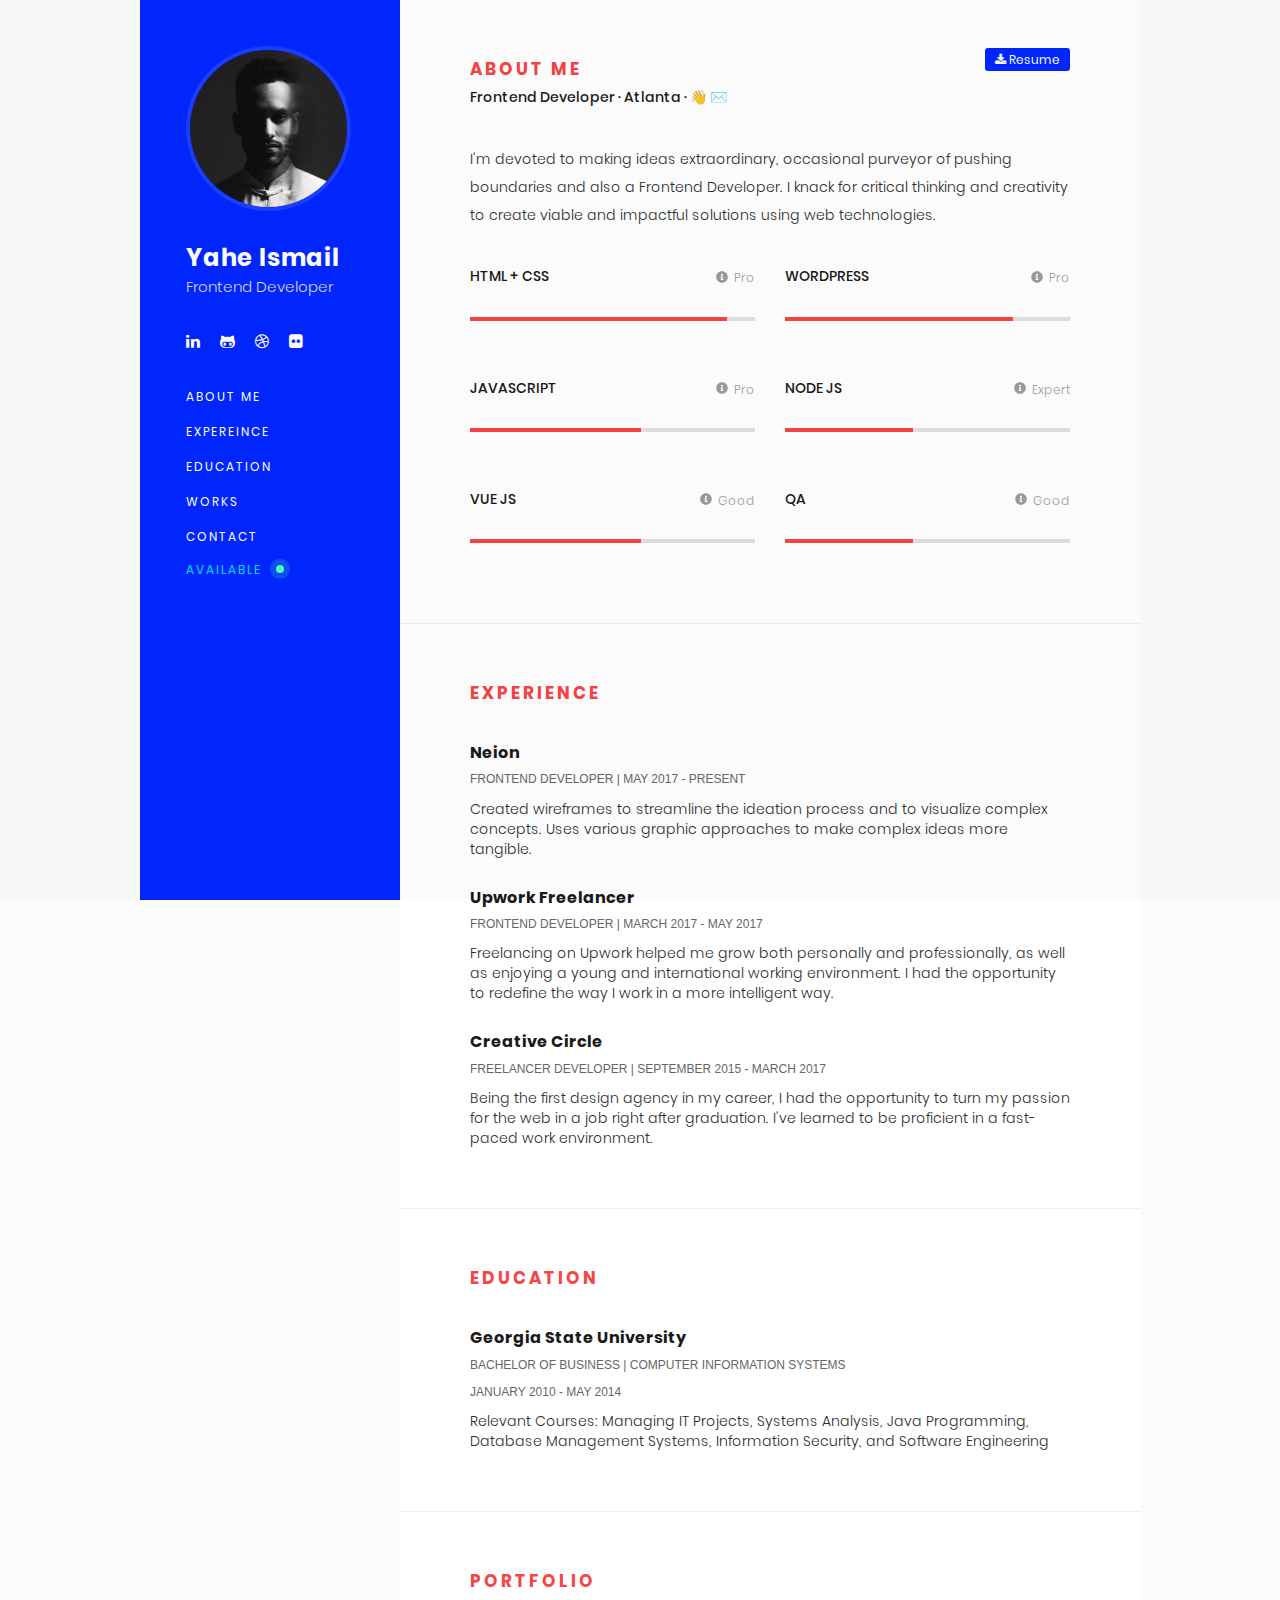
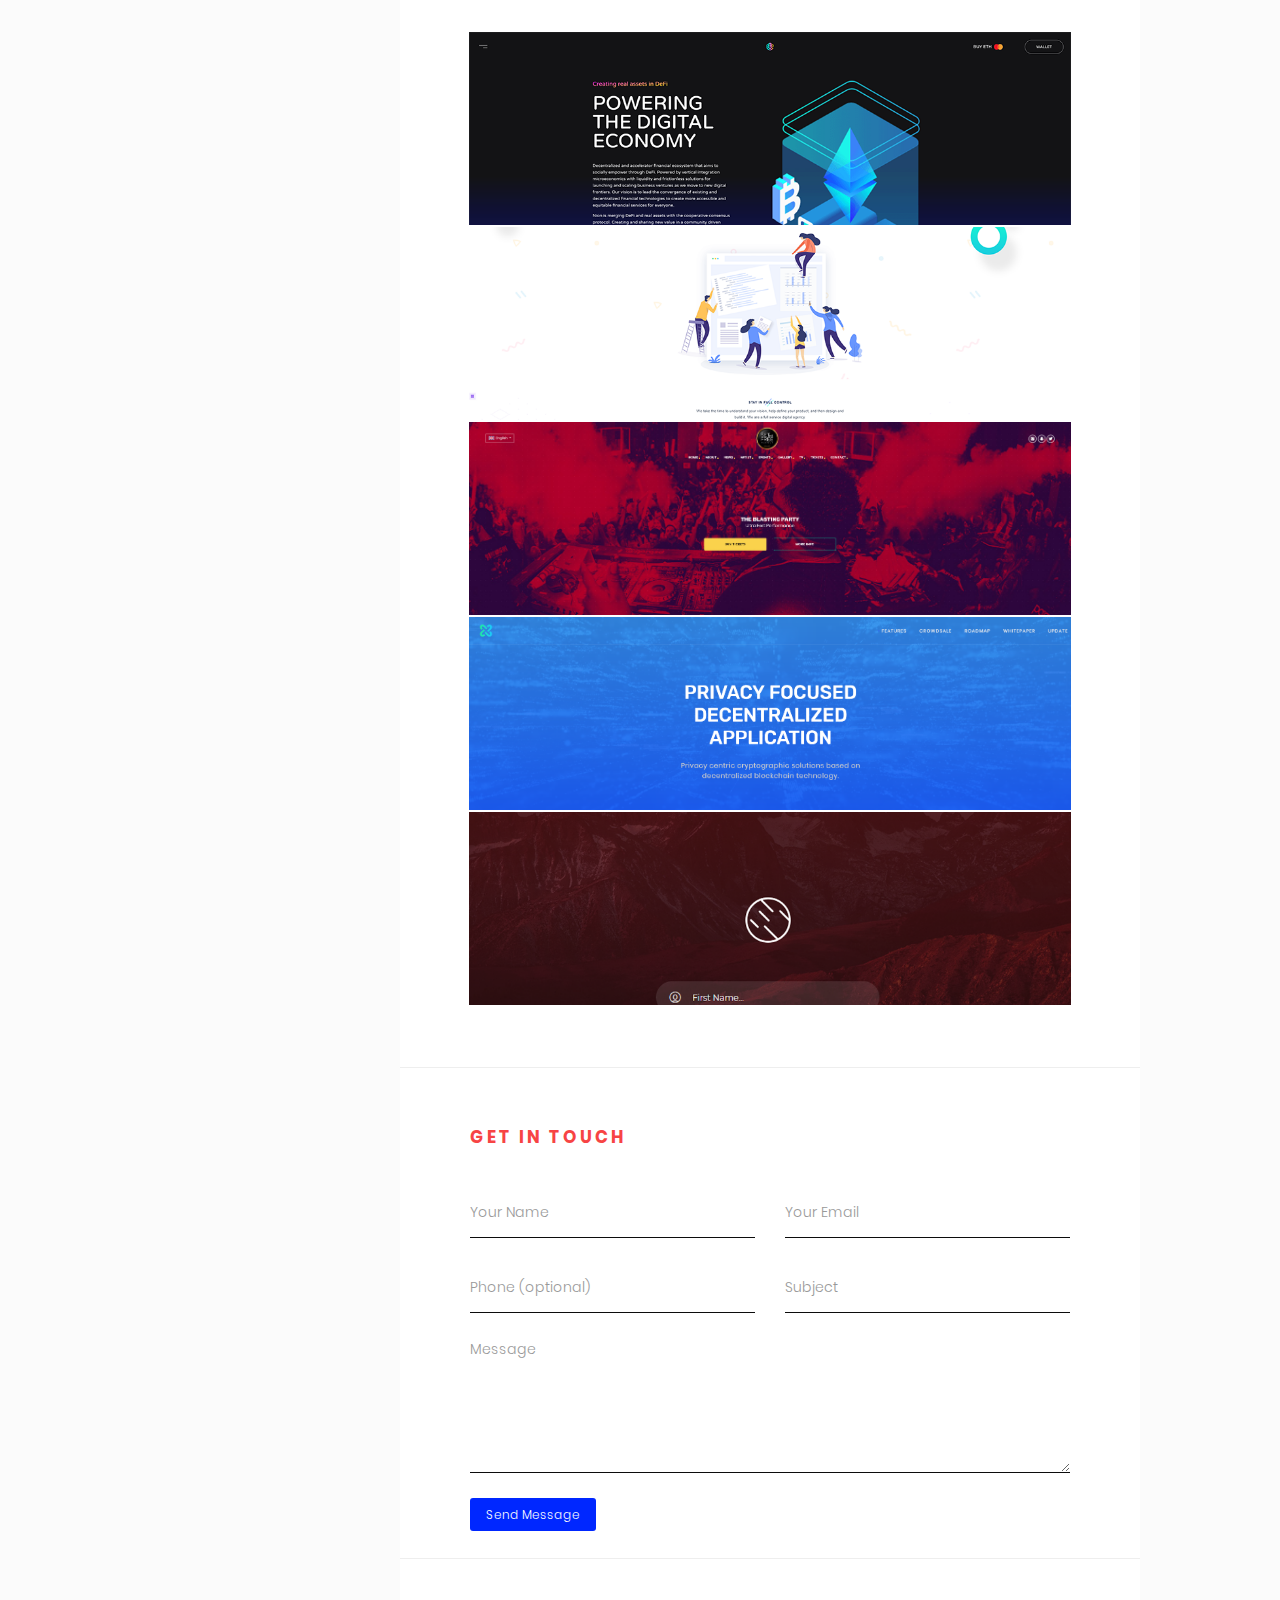
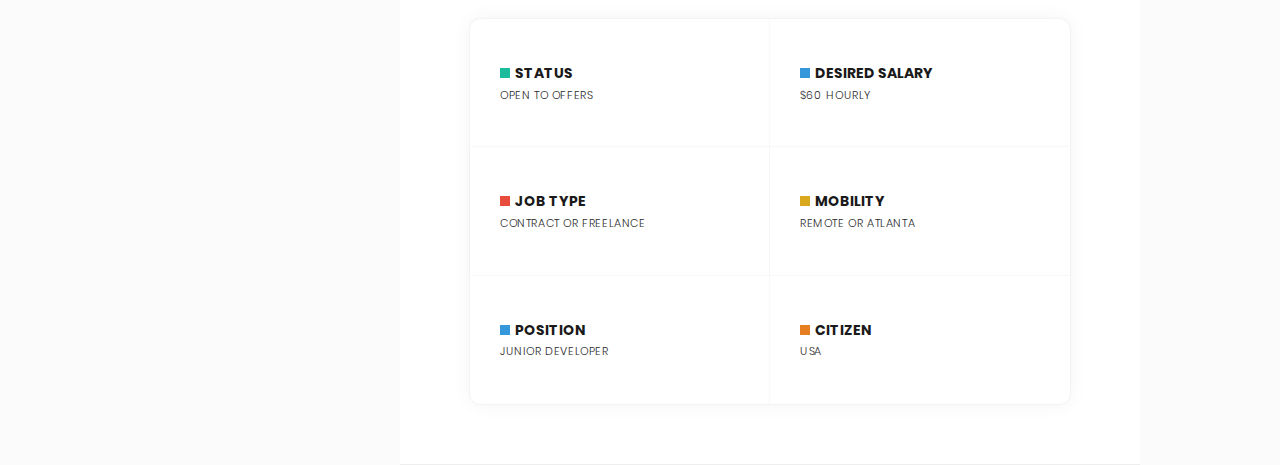
<file: index.html>
<!DOCTYPE html><html lang=en-US><meta content="text/html; charset=UTF-8"http-equiv=Content-Type><title>🎨</title><meta content="Blvck - Personal vCard & Resume Template"name=description><meta content="width=device-width,initial-scale=1,maximum-scale=1"name=viewport><link href=assets/img/favicon.png rel="shortcut icon"type=image/x-icon><link href=assets/bootstrap/css/bootstrap.min.css rel=stylesheet media=all><link href=assets/css/font-awesome.min.css rel=stylesheet media=all><link href=assets/css/lightgallery.css rel=stylesheet media=all><link href=assets/css/animate.css rel=stylesheet media=all><link href=assets/css/style.css rel=stylesheet media=all><link href=assets/fonts/poppins/css.css rel=stylesheet><!--[if lt IE 9]><script src=https://oss.maxcdn.com/html5shiv/3.7.2/html5shiv.min.js></script><script src=https://oss.maxcdn.com/respond/1.4.2/respond.min.js></script><![endif]--><div class=preloader-outer><div class=preloader><div class=lines><div class="line line-1"></div><div class="line line-2"></div><div class="line line-3"></div></div><div class=loading-text>- -</div></div></div><main class=wrapper><header class="pull-left header"><div class="mobile-bar visible-sm visible-xs"><div class=hamburger-menu><div class=bar></div></div></div><div class=avatar><img src=assets/img/n.jpg alt=avatar></div><div class=name><h1>Yahe Ismail</h1><span>Frontend Developer</span></div><div class=social-icons><ul><li><a href=https://linkedin.com/in/wzui target=_blank><i aria-hidden=true class="fa fa-linkedin"></i></a></li><li><a href=https://github.com/pflio/ target=_blank><i aria-hidden=true class="fa fa-github-alt"></i></a></li><li><a href=#><i aria-hidden=true class="fa fa-dribbble"></i></a></li><li><a href=#><i aria-hidden=true class="fa fa-flickr"></i></a></ul></div><nav class=main-nav><ul class=navigation></li><li><a href=#about>About Me</a></li><li><a href=#experience>Expereince</a></li><li><a href=#education>Education</a></li><li><a href=#works>Works</a></li><li><a href=#contact>Contact</a></li><li><a href=#pro class=available-wrap><span class=available-tag>Available</span> <span class=available-pointer></span></a></ul></nav></header><div class="pull-right main-content"><section id=about class=about><div class=section-header><h2>About Me</h2><h5>Frontend Developer · Atlanta <span class=hide-mobile>·</span> <a href=mailto:pixstre@gmail.com>👋 ✉️</a><h5><a href="https://docs.google.com/document/d/1S0SACY_mxDwyaQunQuvgq62eZ6vPKt7MKKNh0vMkS6w/edit?usp=sharing"target=_blank class=resume-download data-placement=bottom data-toggle=tooltip title=Download><i aria-hidden=true class="fa fa-download"></i> Resume</a></div><div class=intro><p>I'm devoted to making ideas extraordinary, occasional purveyor of pushing boundaries and also a Frontend Developer. I knack for critical thinking and creativity to create viable and impactful solutions using web technologies.</div><div class=skills><div class=row><div class="col-xs-12 col-md-6 col-sm-6 item"><div class="clearfix skill-info"><h3 class=pull-left>HTML + CSS</h3><span class="pull-right skills-label"data-animation=true data-original-title="3 years experience"data-placement=left data-toggle=tooltip><svg aria-hidden=true class="fa-info-circle svg-inline--fa"data-fa-i2svg=""data-icon=info-circle data-prefix=fas focusable=false role=img viewBox="0 0 512 512"xmlns=http://www.w3.org/2000/svg><path d="M256 8C119.043 8 8 119.083 8 256c0 136.997 111.043 248 248 248s248-111.003 248-248C504 119.083 392.957 8 256 8zm0 110c23.196 0 42 18.804 42 42s-18.804 42-42 42-42-18.804-42-42 18.804-42 42-42zm56 254c0 6.627-5.373 12-12 12h-88c-6.627 0-12-5.373-12-12v-24c0-6.627 5.373-12 12-12h12v-64h-12c-6.627 0-12-5.373-12-12v-24c0-6.627 5.373-12 12-12h64c6.627 0 12 5.373 12 12v100h12c6.627 0 12 5.373 12 12v24z"fill=currentColor></path></svg> Pro</span></div><div class=progress><div class=progress-bar aria-valuemax=100 aria-valuemin=0 aria-valuenow=90 role=progressbar style=width:90%></div></div></div><div class="col-xs-12 col-md-6 col-sm-6 item"><div class="clearfix skill-info"><h3 class=pull-left>WORDPRESS</h3><span class="pull-right skills-label"data-animation=true data-original-title="3 years experience"data-placement=left data-toggle=tooltip><svg aria-hidden=true class="fa-info-circle svg-inline--fa"data-fa-i2svg=""data-icon=info-circle data-prefix=fas focusable=false role=img viewBox="0 0 512 512"xmlns=http://www.w3.org/2000/svg><path d="M256 8C119.043 8 8 119.083 8 256c0 136.997 111.043 248 248 248s248-111.003 248-248C504 119.083 392.957 8 256 8zm0 110c23.196 0 42 18.804 42 42s-18.804 42-42 42-42-18.804-42-42 18.804-42 42-42zm56 254c0 6.627-5.373 12-12 12h-88c-6.627 0-12-5.373-12-12v-24c0-6.627 5.373-12 12-12h12v-64h-12c-6.627 0-12-5.373-12-12v-24c0-6.627 5.373-12 12-12h64c6.627 0 12 5.373 12 12v100h12c6.627 0 12 5.373 12 12v24z"fill=currentColor></path></svg> Pro</span></div><div class=progress><div class=progress-bar aria-valuemax=100 aria-valuemin=0 aria-valuenow=80 role=progressbar style=width:80%></div></div></div><div class="col-xs-12 col-md-6 col-sm-6 item"><div class="clearfix skill-info"><h3 class=pull-left>JAVASCRIPT</h3><span class="pull-right skills-label"data-animation=true data-original-title="3 years experience"data-placement=left data-toggle=tooltip><svg aria-hidden=true class="fa-info-circle svg-inline--fa"data-fa-i2svg=""data-icon=info-circle data-prefix=fas focusable=false role=img viewBox="0 0 512 512"xmlns=http://www.w3.org/2000/svg><path d="M256 8C119.043 8 8 119.083 8 256c0 136.997 111.043 248 248 248s248-111.003 248-248C504 119.083 392.957 8 256 8zm0 110c23.196 0 42 18.804 42 42s-18.804 42-42 42-42-18.804-42-42 18.804-42 42-42zm56 254c0 6.627-5.373 12-12 12h-88c-6.627 0-12-5.373-12-12v-24c0-6.627 5.373-12 12-12h12v-64h-12c-6.627 0-12-5.373-12-12v-24c0-6.627 5.373-12 12-12h64c6.627 0 12 5.373 12 12v100h12c6.627 0 12 5.373 12 12v24z"fill=currentColor></path></svg> Pro</span></div><div class=progress><div class=progress-bar aria-valuemax=100 aria-valuemin=0 aria-valuenow=60 role=progressbar style=width:60%></div></div></div><div class="col-xs-12 col-md-6 col-sm-6 item"><div class="clearfix skill-info"><h3 class=pull-left>NODE JS</h3><span class="pull-right skills-label"data-animation=true data-original-title="2 years experience"data-placement=left data-toggle=tooltip><svg aria-hidden=true class="fa-info-circle svg-inline--fa"data-fa-i2svg=""data-icon=info-circle data-prefix=fas focusable=false role=img viewBox="0 0 512 512"xmlns=http://www.w3.org/2000/svg><path d="M256 8C119.043 8 8 119.083 8 256c0 136.997 111.043 248 248 248s248-111.003 248-248C504 119.083 392.957 8 256 8zm0 110c23.196 0 42 18.804 42 42s-18.804 42-42 42-42-18.804-42-42 18.804-42 42-42zm56 254c0 6.627-5.373 12-12 12h-88c-6.627 0-12-5.373-12-12v-24c0-6.627 5.373-12 12-12h12v-64h-12c-6.627 0-12-5.373-12-12v-24c0-6.627 5.373-12 12-12h64c6.627 0 12 5.373 12 12v100h12c6.627 0 12 5.373 12 12v24z"fill=currentColor></path></svg> Expert</span></div><div class=progress><div class=progress-bar aria-valuemax=100 aria-valuemin=0 aria-valuenow=45 role=progressbar style=width:45%></div></div></div><div class="col-xs-12 col-md-6 col-sm-6 item"><div class="clearfix skill-info"><h3 class=pull-left>VUE JS</h3><span class="pull-right skills-label"data-animation=true data-original-title="1 year experience"data-placement=left data-toggle=tooltip><svg aria-hidden=true class="fa-info-circle svg-inline--fa"data-fa-i2svg=""data-icon=info-circle data-prefix=fas focusable=false role=img viewBox="0 0 512 512"xmlns=http://www.w3.org/2000/svg><path d="M256 8C119.043 8 8 119.083 8 256c0 136.997 111.043 248 248 248s248-111.003 248-248C504 119.083 392.957 8 256 8zm0 110c23.196 0 42 18.804 42 42s-18.804 42-42 42-42-18.804-42-42 18.804-42 42-42zm56 254c0 6.627-5.373 12-12 12h-88c-6.627 0-12-5.373-12-12v-24c0-6.627 5.373-12 12-12h12v-64h-12c-6.627 0-12-5.373-12-12v-24c0-6.627 5.373-12 12-12h64c6.627 0 12 5.373 12 12v100h12c6.627 0 12 5.373 12 12v24z"fill=currentColor></path></svg> Good</span></div><div class=progress><div class=progress-bar aria-valuemax=100 aria-valuemin=0 aria-valuenow=60 role=progressbar style=width:60%></div></div></div><div class="col-xs-12 col-md-6 col-sm-6 item"><div class="clearfix skill-info"><h3 class=pull-left>QA</h3><span class="pull-right skills-label"data-animation=true data-original-title="1 year experience"data-placement=left data-toggle=tooltip><svg aria-hidden=true class="fa-info-circle svg-inline--fa"data-fa-i2svg=""data-icon=info-circle data-prefix=fas focusable=false role=img viewBox="0 0 512 512"xmlns=http://www.w3.org/2000/svg><path d="M256 8C119.043 8 8 119.083 8 256c0 136.997 111.043 248 248 248s248-111.003 248-248C504 119.083 392.957 8 256 8zm0 110c23.196 0 42 18.804 42 42s-18.804 42-42 42-42-18.804-42-42 18.804-42 42-42zm56 254c0 6.627-5.373 12-12 12h-88c-6.627 0-12-5.373-12-12v-24c0-6.627 5.373-12 12-12h12v-64h-12c-6.627 0-12-5.373-12-12v-24c0-6.627 5.373-12 12-12h64c6.627 0 12 5.373 12 12v100h12c6.627 0 12 5.373 12 12v24z"fill=currentColor></path></svg> Good</span></div><div class=progress><div class=progress-bar aria-valuemax=100 aria-valuemin=0 aria-valuenow=45 role=progressbar style=width:45%></div></div></div></div></div></section><section id=experience class=resume><div class=section-header><h2>Experience</h2></div><div class=row><div class="col-xs-12 col-md-12 col-sm-12"><div class="resume-item top-item"><h2>Neion</h2><span>FRONTEND DEVELOPER | MAY 2017 - PRESENT</span><p>Created wireframes to streamline the ideation process and to visualize complex concepts. Uses various graphic approaches to make complex ideas more tangible.</div></div><div class="col-xs-12 col-md-12 col-sm-12"><div class=resume-item><h2>Upwork Freelancer</h2><span>FRONTEND DEVELOPER | MARCH 2017 - MAY 2017</span><p>Freelancing on Upwork helped me grow both personally and professionally, as well as enjoying a young and international working environment. I had the opportunity to redefine the way I work in a more intelligent way.</div></div><div class="col-xs-12 col-md-12 col-sm-12"><div class=resume-item><h2>Creative Circle</h2><span>FREELANCER DEVELOPER | SEPTEMBER 2015 - MARCH 2017</span><p>Being the first design agency in my career, I had the opportunity to turn my passion for the web in a job right after graduation. I've learned to be proficient in a fast-paced work environment.</div></div></div></section><section id=education class=resume><div class=section-header><h2>Education</h2></div><div class=row><div class="col-xs-12 col-md-12 col-sm-12"><div class="resume-item top-item"><h2>Georgia State University</h2><span>BACHELOR OF BUSINESS | COMPUTER INFORMATION SYSTEMS </span><span>JANUARY 2010 - MAY 2014</span><p>Relevant Courses: Managing IT Projects, Systems Analysis, Java Programming, Database Management Systems, Information Security, and Software Engineering</div></div></div></section><section id=works class="clearfix works"><div class=section-header><h2>Portfolio</h2></div><ul class="clearfix row item-outer"data-col=2 id=portfolio><li class=item data-src=assets/img/w5.png data-sub-html="<h6>Finance App</h6><p>View my design and code for this project at <a href='https://nion.fi' target='_blank'>nion.fi</a></p>"><a href=""><img src=assets/img/w5.png class=img-responsive><div class="overlay title"><div class=inner><h2>Decentralized Finance</h2><span>View Details</span></div></div></a></li><li class=item data-src=assets/img/w1.png data-sub-html="<h6>CORPORATE WEBSITE</h6><p>Developed the corporate website using VueJS. View my design for this project at <a href='https://neion.io' target='_blank'>neion.io</a></p>"><a href=""><img src=assets/img/w1.png class=img-responsive><div class="overlay title"><div class=inner><h2>WEB DESIGN</h2><span>View Details</span></div></div></a></li><li class=item data-src=assets/img/w2.jpg data-sub-html="<h6>MUSIC AGENCY WEBSITE</h6><p>Designed and created color scheme, graphics and UI. Also implemented page designs in standards-compliant dynamic HTML/CSS and created clean, precise browser-compatible code using WordPress. <a href='https://smf.netlify.com' target='_blank'>Demo</a></p>"><a href=""><img src=assets/img/w2.jpg class=img-responsive><div class="overlay title"><div class=inner><h2>MUSIC AGENCY WEBSITE</h2><span>View Details</span></div></div></a></li><li class=item data-src=assets/img/w3.png data-sub-html="<h6>CRYPTO CROWDSALE</h6><p>View my coin offering project at <a href='https://flio.netlify.com/ico/index.html' target='_blank'>Demo</a></p>"><a href=""><img src=assets/img/w3.png class=img-responsive><div class="overlay title"><div class=inner><h2>CRYPTO CROWDSALE WEB DESIGN</h2><span>View Details</span></div></div></a></li><li class=item data-src=assets/img/w4.png data-sub-html="<h6>LOGIN PAGE</h6><p>View my login page concept at <a href='https://flio.netlify.com/pro/index.html' target='_blank'>Demo</a></p>"><a href=""><img src=assets/img/w4.png class=img-responsive><div class="overlay title"><div class=inner><h2>LOGIN PAGE</h2><span>View Details</span></div></div></a></li></ul></section><section id=contact class=contact><div class=section-header><h2>Get In Touch</h2></div><form action=""method=post><div class=row><div class="col-xs-12 col-md-6 col-sm-6"><div class=form-group><input class=form-control id=InputName name=InputName placeholder="Your Name"required></div></div><div class="col-xs-12 col-md-6 col-sm-6"><div class=form-group><input class=form-control id=InputEmail name=InputEmail placeholder="Your Email"required type=email></div></div><div class="col-xs-12 col-md-6 col-sm-6"><div class=form-group><input class=form-control id=InputPhone name=InputPhone placeholder="Phone (optional)"></div></div><div class="col-xs-12 col-md-6 col-sm-6"><div class=form-group><input class=form-control id=InputSubject name=InputSubject placeholder=Subject></div></div><div class="col-xs-12 col-md-12 col-sm-12"><div class=form-group><textarea class=form-control id=InputMessage name=InputMessage placeholder=Message required rows=6></textarea></div></div></div><input class="pull-left btn btn-default"id=submit name=submit type=submit value="Send Message"></form></section><section id=pro><div class=pro><div class="nopadding row clearfix"><div class="col-xs-12 col-md-6 col-sm-6 nopadding p-grid-item bg-color02 border-t"><div class=flex-panel><div class="p-icon green"></div><span class=uppercase>Status</span><p>Open to offers</div></div><div class="col-xs-12 col-md-6 col-sm-6 nopadding p-grid-item bg-color03 border-rt"><div class=flex-panel><div class="p-icon blue"></div><span class=uppercase>Desired Salary</span><p>$60 Hourly</div></div></div><div class="nopadding row flex-row"><div class="nopadding row flex-row"><div class="col-xs-12 col-md-6 col-sm-6 nopadding p-grid-item bg-color03"><div class=flex-panel><div class="p-icon red"></div><span class=uppercase>Job Type</span><p>Contract or Freelance</div></div><div class="col-xs-12 col-md-6 col-sm-6 nopadding p-grid-item bg-color02 hvr-yellow"><div class=flex-panel><div class="p-icon yellow"></div><span class=uppercase>Mobility</span><p>Remote or Atlanta</div></div></div></div><div class="nopadding row flex-row"><div class="col-xs-12 col-md-6 col-sm-6 nopadding p-grid-item bg-color02 border-b flex-column"><div class=flex-panel><div class="p-icon blue"></div><span class=uppercase>Position</span><p>Junior Developer</div></div><div class="col-xs-12 col-md-6 col-sm-6 nopadding p-grid-item bg-color03 border-rb flex-column"><div class=flex-panel><div class="p-icon orange"></div><span class=uppercase>Citizen</span><p>USA</div></div></div></div></section></div></main><script src=assets/js/jquery-1.12.3.min.js></script><script src=assets/js/jquery.onepage-scroll.min.js></script><script src=assets/bootstrap/js/bootstrap.min.js></script><script src=assets/js/jquery.easing.min.js></script><script src=assets/js/lightgallery.js></script><script src=assets/js/custom.js></script>
</file>
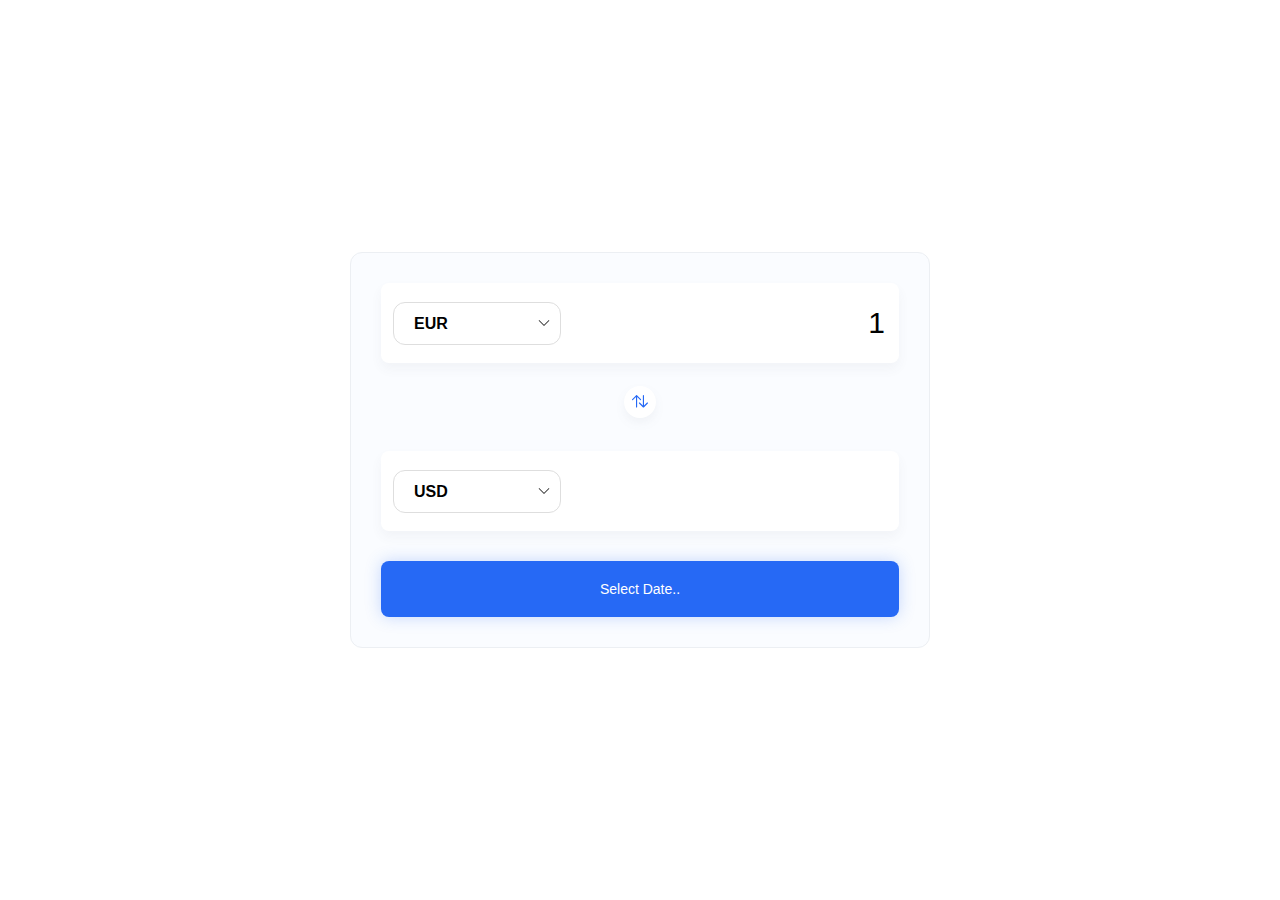
<file: fe/index.html>
<!DOCTYPE html>
<html lang="en">
<head>
  <meta charset="UTF-8">
  <link rel="shortcut icon" href="data:image/x-icon;," type="image/x-icon"> 
  <meta name="viewport" content="width=device-width, initial-scale=1">
  <meta name="description" content="Exchange Rate Calculator">
  <title>Exchange Rate</title>
  <link rel="stylesheet" href="style.css">
</head>
<body>

  <div class="container">
    <div class="currency">
      <select id="currency-one">
        <option value="AED">AED</option>
          <option value="ARS">ARS</option>
          <option value="AUD">AUD</option>
          <option value="BGN">BGN</option>
          <option value="BRL">BRL</option>
          <option value="BSD">BSD</option>
          <option value="CAD">CAD</option>
          <option value="CHF">CHF</option>
          <option value="CLP">CLP</option>
          <option value="CNY">CNY</option>
          <option value="COP">COP</option>
          <option value="CZK">CZK</option>
          <option value="DKK">DKK</option>
          <option value="DOP">DOP</option>
          <option value="EGP">EGP</option>
          <option value="EUR" selected>EUR</option>
          <option value="FJD">FJD</option>
          <option value="GBP">GBP</option>
          <option value="GTQ">GTQ</option>
          <option value="HKD">HKD</option>
          <option value="HRK">HRK</option>
          <option value="HUF">HUF</option>
          <option value="IDR">IDR</option>
          <option value="ILS">ILS</option>
          <option value="INR">INR</option>
          <option value="ISK">ISK</option>
          <option value="JPY">JPY</option>
          <option value="KRW">KRW</option>
          <option value="KZT">KZT</option>
          <option value="MXN">MXN</option>
          <option value="MYR">MYR</option>
          <option value="NOK">NOK</option>
          <option value="NZD">NZD</option>
          <option value="PAB">PAB</option>
          <option value="PEN">PEN</option>
          <option value="PHP">PHP</option>
          <option value="PKR">PKR</option>
          <option value="PLN">PLN</option>
          <option value="PYG">PYG</option>
          <option value="RON">RON</option>
          <option value="RUB">RUB</option>
          <option value="SAR">SAR</option>
          <option value="SEK">SEK</option>
          <option value="SGD">SGD</option>
          <option value="THB">THB</option>
          <option value="TRY">TRY</option>
          <option value="TWD">TWD</option>
          <option value="UAH">UAH</option>
          <option value="USD">USD</option>
          <option value="UYU">UYU</option>
          <option value="VND">VND</option>
          <option value="ZAR">ZAR</option>
      </select>
      <input id="amount-one" placeholder="0" value="1">
    </div>

    <div class="swamp-rate-container">
  

      <svg id="swap" width="48" height="48" viewBox="0 0 48 48" fill="none" xmlns="http://www.w3.org/2000/svg"><g filter="url(#filter0_d)"><path d="M8 19C8 10.1634 15.1634 3 24 3C32.8366 3 40 10.1634 40 19C40 27.8366 32.8366 35 24 35C15.1634 35 8 27.8366 8 19Z" fill="#FFFFFF"></path></g><path fill-rule="evenodd" clip-rule="evenodd" d="M16.1674 16.1675C15.9442 16.3907 15.9442 16.7525 16.1674 16.9756C16.3905 17.1988 16.7523 17.1988 16.9755 16.9756L20 13.9511L20 24.0001C20 24.3157 20.2558 24.5715 20.5714 24.5715C20.887 24.5715 21.1429 24.3157 21.1429 24.0001L21.1429 13.9511L24.1674 16.9756C24.3905 17.1988 24.7523 17.1988 24.9755 16.9756C25.1986 16.7525 25.1986 16.3907 24.9755 16.1675L20.9755 12.1675C20.7523 11.9443 20.3905 11.9443 20.1674 12.1675L16.1674 16.1675ZM23.0245 19.596C23.2477 19.3729 23.6095 19.3729 23.8326 19.596L26.8571 22.6206L26.8571 12.5715C26.8571 12.2559 27.113 12.0001 27.4286 12.0001C27.7442 12.0001 28 12.2559 28 12.5715L28 22.6206L31.0245 19.596C31.2477 19.3729 31.6095 19.3729 31.8326 19.596C32.0558 19.8192 32.0558 20.181 31.8326 20.4042L27.8326 24.4042C27.6095 24.6273 27.2477 24.6273 27.0245 24.4042L23.0245 20.4042C22.8013 20.181 22.8013 19.8192 23.0245 19.596Z" fill="#2669F5"></path><defs><filter id="filter0_d" x="0" y="0" width="48" height="48" filterUnits="userSpaceOnUse" color-interpolation-filters="sRGB"><feFlood flood-opacity="0" result="BackgroundImageFix"></feFlood><feColorMatrix in="SourceAlpha" type="matrix" values="0 0 0 0 0 0 0 0 0 0 0 0 0 0 0 0 0 0 127 0"></feColorMatrix><feOffset dy="5"></feOffset><feGaussianBlur stdDeviation="4"></feGaussianBlur><feColorMatrix type="matrix" values="0 0 0 0 0.292639 0 0 0 0 0.333288 0 0 0 0 0.408333 0 0 0 0.05 0"></feColorMatrix><feBlend mode="normal" in2="BackgroundImageFix" result="effect1_dropShadow"></feBlend><feBlend mode="normal" in="SourceGraphic" in2="effect1_dropShadow" result="shape"></feBlend></filter></defs></svg>
      


      <div class="rate" id="rate"></div>
    </div>

    <div class="currency">
      <select id="currency-two">
        <option value="AED">AED</option>
          <option value="ARS">ARS</option>
          <option value="AUD">AUD</option>
          <option value="BGN">BGN</option>
          <option value="BRL">BRL</option>
          <option value="BSD">BSD</option>
          <option value="CAD">CAD</option>
          <option value="CHF">CHF</option>
          <option value="CLP">CLP</option>
          <option value="CNY">CNY</option>
          <option value="COP">COP</option>
          <option value="CZK">CZK</option>
          <option value="DKK">DKK</option>
          <option value="DOP">DOP</option>
          <option value="EGP">EGP</option>
          <option value="EUR">EUR</option>
          <option value="FJD">FJD</option>
          <option value="GBP">GBP</option>
          <option value="GTQ">GTQ</option>
          <option value="HKD">HKD</option>
          <option value="HRK">HRK</option>
          <option value="HUF">HUF</option>
          <option value="IDR">IDR</option>
          <option value="ILS">ILS</option>
          <option value="INR">INR</option>
          <option value="ISK">ISK</option>
          <option value="JPY">JPY</option>
          <option value="KRW">KRW</option>
          <option value="KZT">KZT</option>
          <option value="MXN">MXN</option>
          <option value="MYR">MYR</option>
          <option value="NOK">NOK</option>
          <option value="NZD">NZD</option>
          <option value="PAB">PAB</option>
          <option value="PEN">PEN</option>
          <option value="PHP">PHP</option>
          <option value="PKR">PKR</option>
          <option value="PLN">PLN</option>
          <option value="PYG">PYG</option>
          <option value="RON">RON</option>
          <option value="RUB">RUB</option>
          <option value="SAR">SAR</option>
          <option value="SEK">SEK</option>
          <option value="SGD">SGD</option>
          <option value="THB">THB</option>
          <option value="TRY">TRY</option>
          <option value="TWD">TWD</option>
          <option value="UAH">UAH</option>
          <option value="USD" selected>USD</option>
          <option value="UYU">UYU</option>
          <option value="VND">VND</option>
          <option value="ZAR">ZAR</option>
      </select>
      <input id="amount-two" placeholder="0">
    </div>


    <div class="button">
     <input id="calendar" class="btn pickr" type="text" placeholder="Select Date..">
    </div>

  </div>

  <script src="script.js"></script>

</body>
</html>
</file>
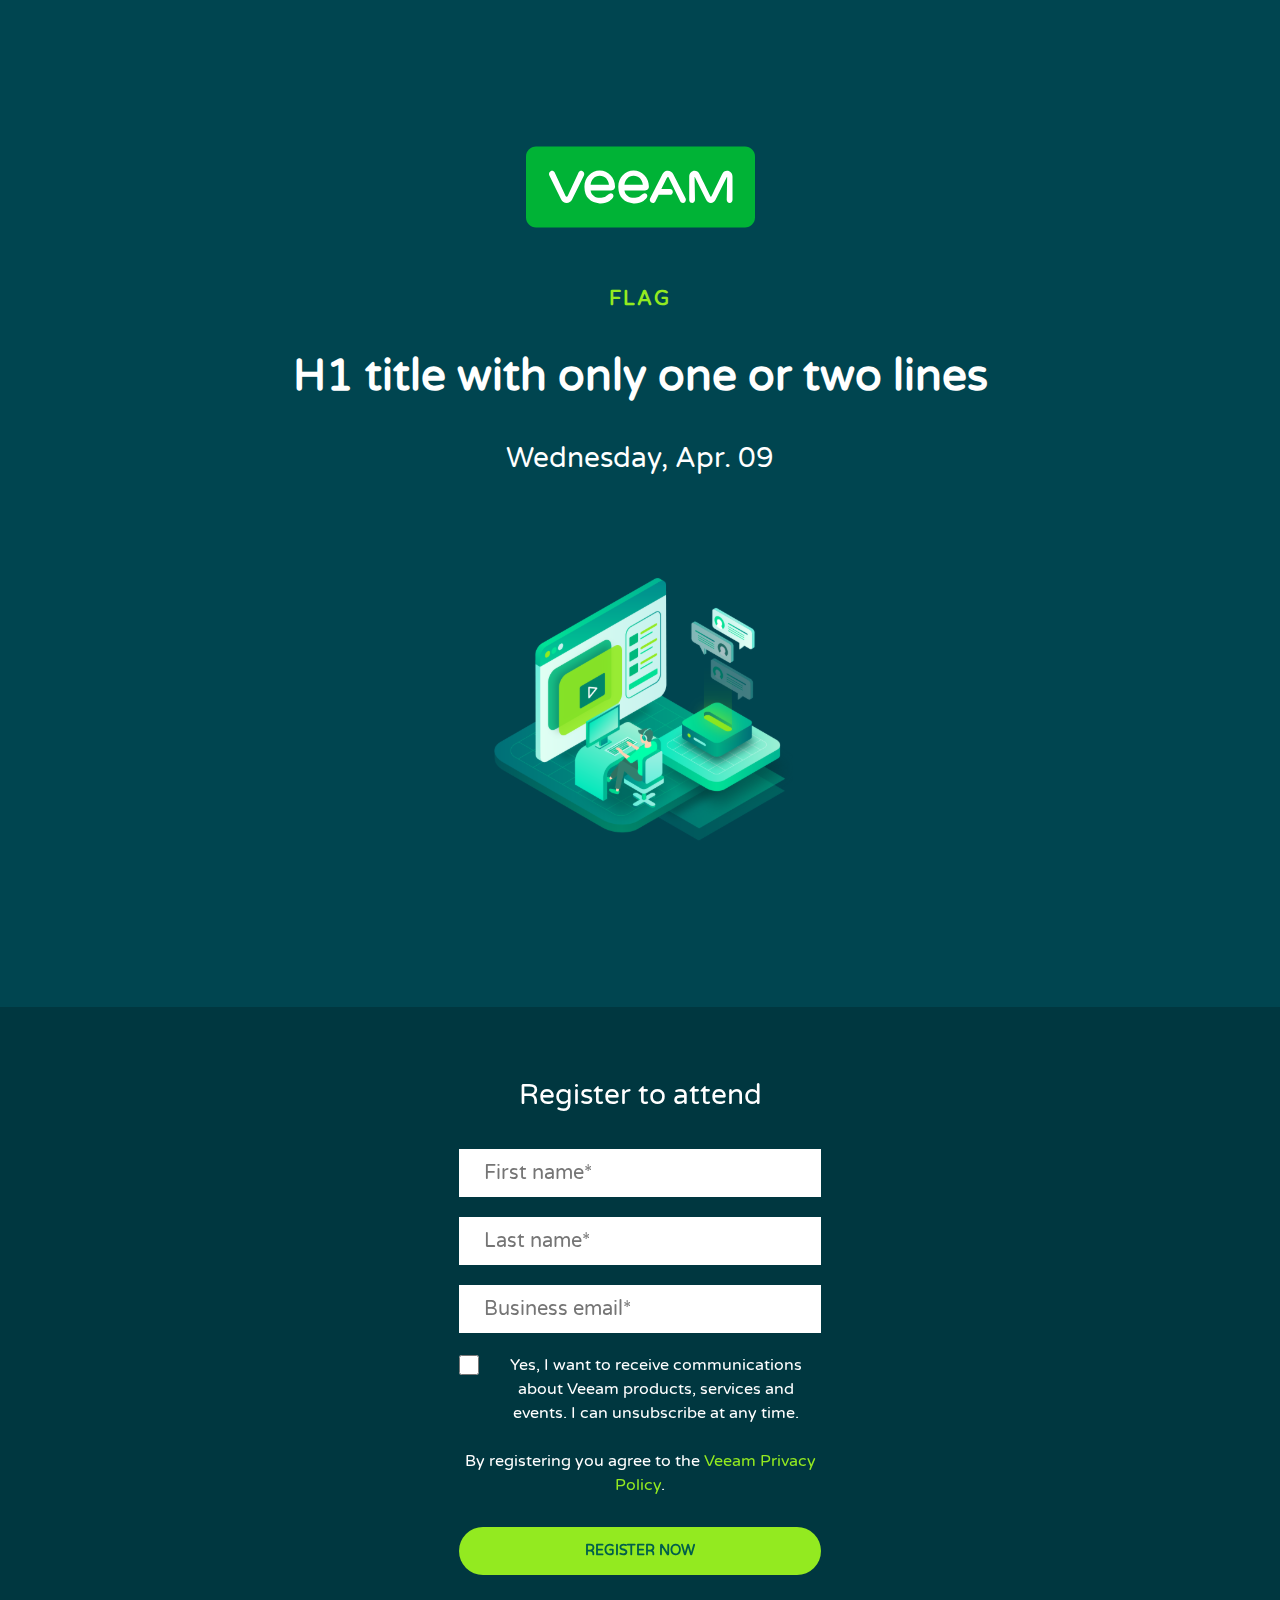
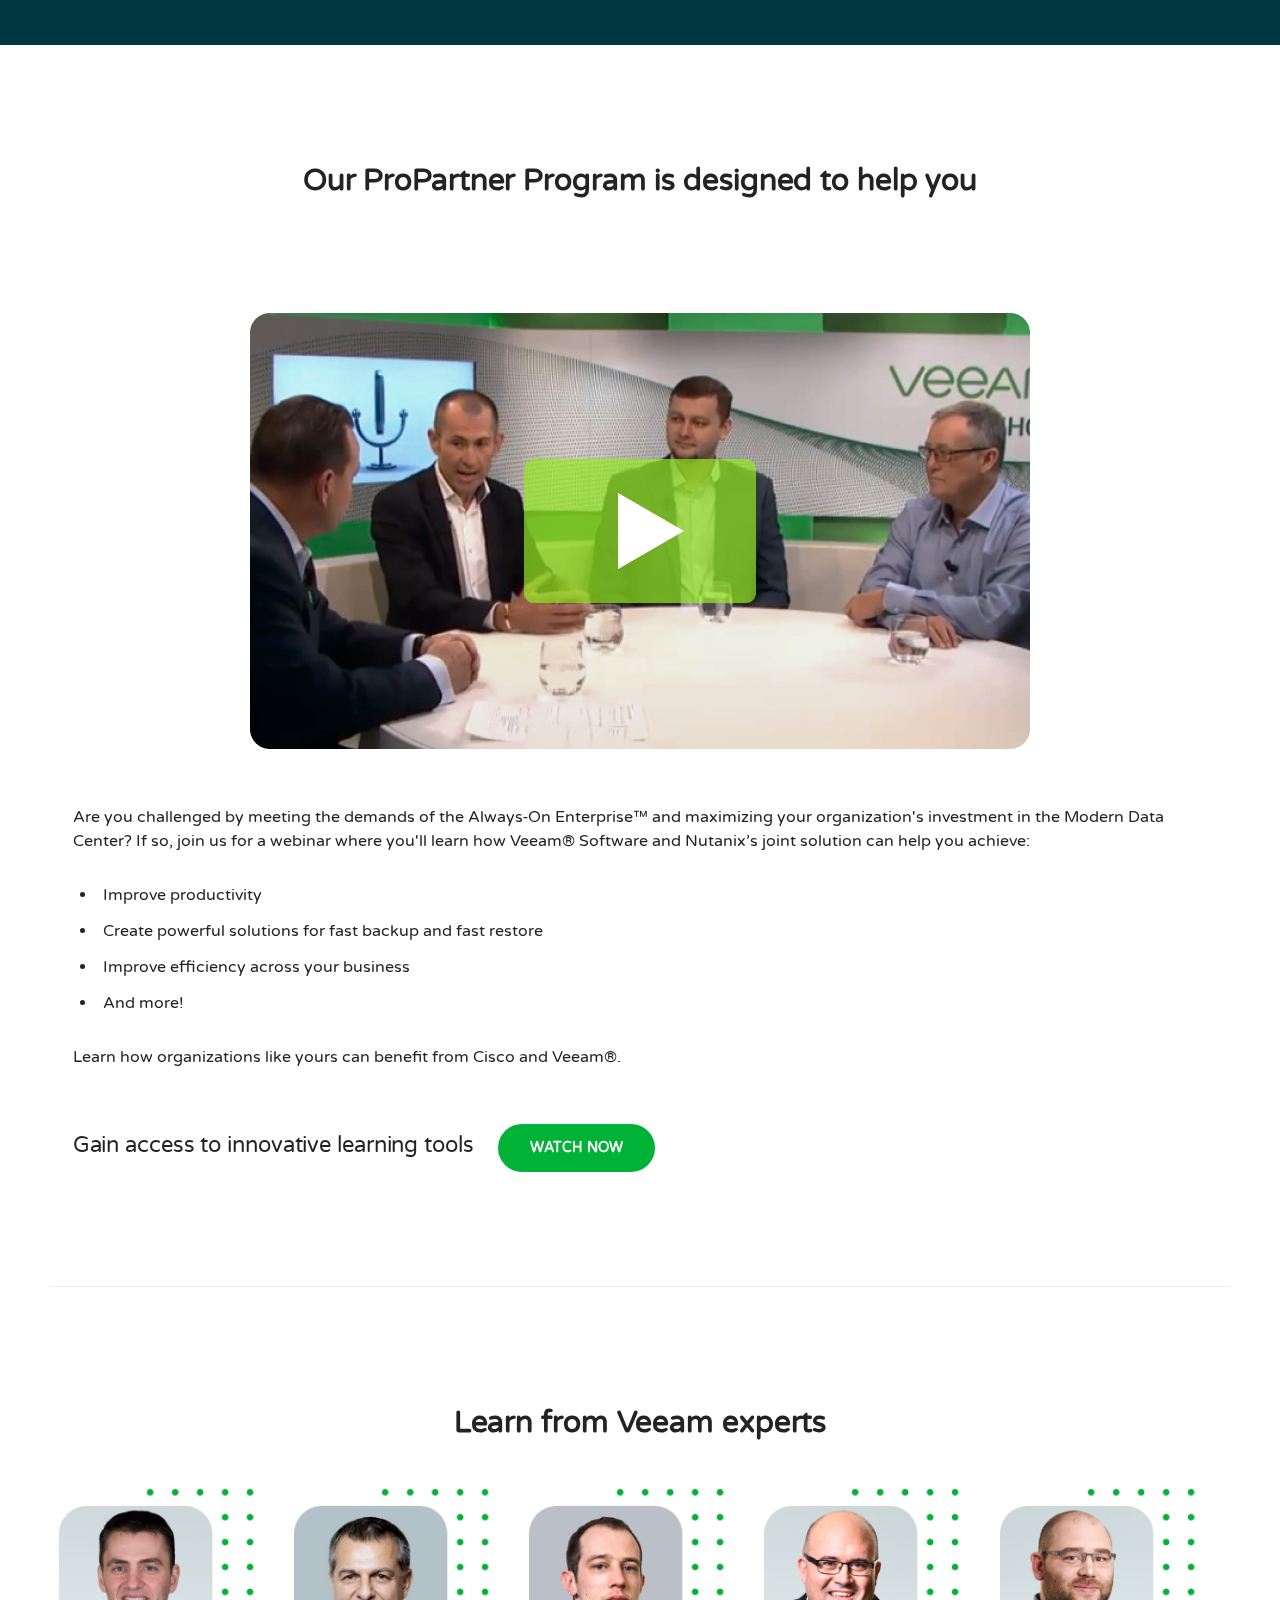
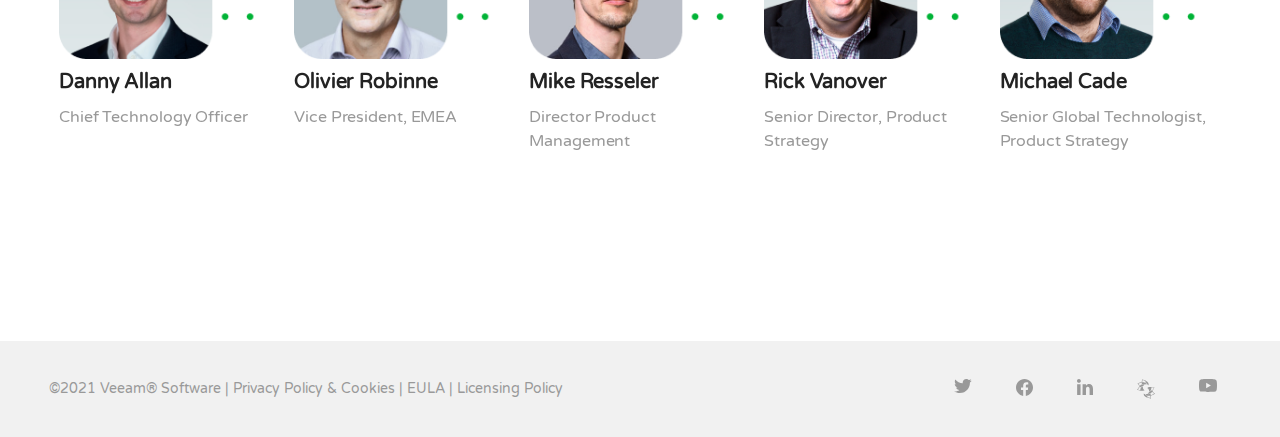
<file: vm/index.html>
<!DOCTYPE html>
<html lang="en" class="no-js">

<head>
    <meta charset="utf-8">
    <meta http-equiv="X-UA-Compatible" content="IE=edge">
    <meta name="viewport" content="width=device-width, initial-scale=1">
    <title>Veeam</title>

    <link rel="stylesheet" href="css/style.css">

</head>

<body class="has-animations">
    <div class="wrap">
        <main>
            <section class="hero">

                <div class="flex-item-left">
                    <div class="flex-hero">
                        <div class="hero-copy">
                            <div class="flex">
                                <img class="header-logo" src="img/logo.svg">
                            </div>
                            <h4 class="small-title">FLAG</h4>
                            <h1 class="hero-title">H1 title with only one or two lines</h1>
                            <p class="hero-cta">Wednesday, Apr. 09</p>

                            <div class="hero-media-left">
                                <img class="dotsl" src="img/dotsl.svg">
                                <img class="dotsll" src="img/dotsll.svg">
                            </div>
                        </div>

                        <div class="flex">
                            <img class="webinar" src="img/webinar.svg">
                        </div>

                    </div>

                </div>

                <div class="flex-item-right">

                    <div class="hero-media">
                        <div class="hero-media-right">
                            <img class="dotsr" src="img/dotsr.svg">
                        </div>

                        <form>
                            <h1 class="register">Register to attend</h1>

                            <div class="form-group">
                                <input class="form-control form-control-lg" type="text" placeholder="First name*" required="">
                            </div>
                            <div class="form-group">
                                <input class="form-control form-control-lg" type="text" placeholder="Last name*" required="">
                            </div>
                            <div class="form-group">
                                <input class="form-control form-control-lg" type="text" placeholder="Business email*" required="">
                            </div>
                            <div class="form-group">
                                <input type="checkbox" name="subscribe" value="Yes">
                                <p class="subscribe">Yes, I want to receive communications about Veeam products, services and events. I can unsubscribe at any time.</p>
                            </div>

                            <p class="agree">By registering you agree to the <a href="#">Veeam Privacy Policy</a>.</p>

                            <button type="submit" class="submit button button-primary">Register Now</button>

                        </form>
                    </div>
                </div>

            </section>

            <section class="features section">
                <div class="container">
                    <div class="features-inner section-inner has-bottom-divider">
                        <div class="features-header text-center">
                            <div class="container-ssm">
                                <h2 class="section-title">Our ProPartner Program is designed to help you</h2>

                                <div class="features-image">

                                </div>
                            </div>
                        </div>

                        <div class="features-wrap has-bottom-divide">

                            <div class="flex-left">
                                <img class="frame" src="img/frame.jpg">
                            </div>

                            <div class="flex-right">

                                <div class="features-copy">

                                    <p class="paragraph">Are you challenged by meeting the demands of the Always‑On Enterprise™ and maximizing your organization's investment in the Modern Data Center? If so, join us for a webinar where you'll learn how Veeam® Software and Nutanix’s joint solution can help you achieve:</p>

                                    <ul>
                                        <li>Improve productivity </li>
                                        <li>Create powerful solutions for fast backup and fast restore </li>
                                        <li>Improve efficiency across your business</li>
                                        <li>And more!</li>
                                    </ul>

                                    <p class="paragraph">Learn how organizations like yours can benefit from Cisco and Veeam®.</p>

                                    <h2 class="features-title">Gain access to innovative learning tools </h2>

                                    <button id="btn" class="button button-primary">Watch Now</button>

                                    <!-- The Modal -->
                                    <div id="modal" class="modal">

                                        <!-- Modal content -->
                                        <div class="modal-content">
                                            <span class="close">&times;</span>
                                            <iframe class="responsive-iframe" height="560" src="https://www.youtube-nocookie.com/embed/yxhTq9s-pbw" title="YouTube video player" frameborder="0" allow="accelerometer;  clipboard-write; encrypted-media; gyroscope; picture-in-picture" allowfullscreen></iframe>
                                        </div>

                                    </div>

                                </div>

                            </div>

                        </div>

                    </div>
                </div>
            </section>

            <section class="team section">
                <div class="container">
                    <div class="cta-inner section-inner">
                        <div class="cta-header">
                            <h2 class="section-title">Learn from Veeam experts</h2>
                        </div>

                        <div class="flex-grid">
                            <div class="grid">
                                <img src="img/spk.png">
                                <h2 class="team">Danny Allan</h2>
                                <h4 class="team-title">Chief Technology Officer</h4>
                            </div>

                            <div class="grid">
                                <img class="team" src="img/spk2.png">
                                <h2 class="team">Olivier Robinne</h2>
                                <h4 class="team-title">Vice President, EMEA</h4>

                            </div>

                            <div class="grid">
                                <img src="img/spk3.png">
                                <h2 class="team">Mike Resseler</h2>
                                <h4 class="team-title">Director Product <br> Management</h4>
                            </div>
                            <div class="grid">
                                <img src="img/spk4.png">
                                <h2 class="team">Rick Vanover</h2>
                                <h4 class="team-title">Senior Director, Product <br> Strategy</h4>

                            </div>

                            <div class="grid">
                                <img src="img/spk5.png">
                                <h2 class="team">Michael Cade</h2>
                                <h4 class="team-title">Senior Global Technologist, <br> Product Strategy</h4>

                            </div>

                        </div>

                    </div>
                </div>
            </section>

        </main>

        <footer class="site-footer has-top-divider">
            <div class="container">
                <div class="site-footer-inner">
                    <div class="footer-copyright">&copy;2021 Veeam® Software | Privacy Policy & Cookies | EULA | Licensing Policy</div>

                    <ul class="footer-social-links list-reset">
                        <li>
                            <a href="#">
                                <svg width="18" height="14" viewBox="0 0 18 14" fill="none" xmlns="http://www.w3.org/2000/svg">
                                <path d="M5.71612 14C12.3169 14 15.9235 8.59473 15.9235 3.92806C15.9235 3.79377 15.9235 3.62591 15.9235 3.49161C16.604 2.98802 17.2504 2.3837 17.6928 1.64509C17.0803 1.94725 16.3658 2.14869 15.6173 2.21584C16.3658 1.77939 16.9442 1.10792 17.1824 0.235016C16.5019 0.671467 15.7193 0.90647 14.9027 1.10791C14.2903 0.436447 13.3376 0 12.2488 0C10.2414 0 8.67626 1.61151 8.67626 3.52518C8.67626 3.76019 8.74431 4.09593 8.74431 4.33094C5.78418 4.19665 3.09624 2.78657 1.32697 0.604312C1.02074 1.10791 0.816597 1.71223 0.816597 2.41727C0.816597 3.65948 1.42903 4.70025 2.38172 5.40529C1.8033 5.40529 1.25891 5.20383 0.748544 4.96882C0.748544 4.96882 0.748544 4.96882 0.748544 5.03597C0.748544 6.78177 2.00745 8.19185 3.64063 8.52758C3.33441 8.59473 3.02819 8.66186 2.68795 8.66186C2.44978 8.66186 2.24563 8.66188 2.00746 8.59473C2.44978 10.0384 3.77673 11.012 5.34186 11.0791C4.08295 12.0192 2.58586 12.5564 0.88463 12.5564C0.578409 12.5564 0.306221 12.5564 0 12.4892C1.8033 13.3957 3.70867 14 5.71612 14Z" fill="#999999"/>
                                </svg>
                            </a>
                        </li>
                        <li>
                            <a href="#">
                                <svg width="17" height="17" viewBox="0 0 17 17" fill="none" xmlns="http://www.w3.org/2000/svg">
                                <path d="M8.5 0C13.1944 0 17 3.80558 17 8.5C17 12.7426 13.8917 16.2591 9.82812 16.8967V10.957H11.8087L12.1855 8.5H9.82812V6.90554C9.82812 6.23334 10.1574 5.57812 11.2133 5.57812H12.2852V3.48633C12.2852 3.48633 11.3124 3.32031 10.3824 3.32031C8.44088 3.32031 7.17188 4.49703 7.17188 6.62734V8.5H5.01367V10.957H7.17188V16.8967C3.10833 16.2591 0 12.7426 0 8.5C0 3.80558 3.80558 0 8.5 0Z" fill="#999999"/>
                                </svg>

                            </a>
                        </li>
                        <li>
                            <a href="#">
                                <svg width="16" height="16" viewBox="0 0 16 16" fill="none" xmlns="http://www.w3.org/2000/svg">
                                <path d="M16 9.77375V15.9276H12.5913V10.2081C12.5913 8.76018 12.1044 7.819 10.8522 7.819C10.0174 7.819 9.39131 8.32579 9.11305 9.12217C9.04348 9.41176 8.97393 9.70136 8.97393 9.99095V16H5.56522C5.56522 16 5.63478 6.29864 5.56522 5.21267H8.97393V6.73303V6.80543H9.04348V6.73303C9.66957 5.57466 10.8522 4.92308 12.1044 4.92308C14.3305 4.92308 16 6.44344 16 9.77375ZM1.94784 0C0.76523 0 0 0.796379 0 1.88235C0 2.89593 0.834783 3.7647 1.73913 3.7647C1.8087 3.7647 1.8087 3.7647 1.87827 3.7647C3.06088 3.7647 3.82609 2.89593 3.82609 1.88235C3.82609 0.868777 2.99132 0 2.01741 0H1.94784ZM0.139139 15.9276H3.54783V5.21267H0.139139V15.9276Z" fill="#999999"/>
                                </svg>

                            </a>
                        </li>
                        <li>
                            <a href="#">
                                <svg width="18" height="20" viewBox="0 0 18 20" fill="none" xmlns="http://www.w3.org/2000/svg">
                                <path d="M13.9402 16.5343C14.1603 16.5102 16.8016 15.7882 18 14.4645C16.4592 13.9832 16.7283 13.4777 15.6277 12.2262C16.5082 10.5656 16.2147 9.79543 17.5842 8.59206C16.2147 8.15884 15.1141 7.96631 14.2582 7.94224C14.1114 7.94224 13.9647 7.94224 13.8424 7.94224C13.8179 7.94224 13.769 7.94224 13.7446 7.94224C13.6223 7.94224 13.4755 7.94224 13.3533 7.94224C13.231 7.94224 13.1087 7.96631 12.9864 7.96631C12.962 7.96631 12.9375 7.96631 12.8886 7.96631C12.7663 7.96631 12.6685 7.99037 12.5707 8.01444C12.5707 8.01444 12.5707 8.01444 12.5462 8.01444C12.4973 8.01444 12.4484 8.03851 12.375 8.03851C12.3505 8.03851 12.3261 8.03851 12.3016 8.06258C12.2283 8.08664 12.1549 8.08664 12.0815 8.11071C11.5435 8.23105 11.1033 8.39952 10.663 8.64019C10.4674 8.76053 10.2717 8.88087 10.1005 9.02527C10.8342 9.29001 11.3967 9.79543 11.7391 10.4212C12.106 11.0469 12.2283 11.793 12.106 12.5391C12.5707 12.3706 13.0109 12.1059 13.3533 11.7449C13.5734 11.5283 13.7446 11.2876 13.8913 10.9988C13.9402 10.8785 13.9891 10.7581 14.038 10.6378C14.2826 9.93983 14.3804 9.26594 14.3071 8.39952H14.4293C15.0897 8.42359 15.8478 8.56799 16.7527 8.80866C16.2391 9.41035 16.0435 9.9639 15.8478 10.5656C15.7255 10.9266 15.5788 11.3598 15.3342 11.8412L15.2609 11.9374C14.8696 11.6245 14.5272 11.3839 14.1848 11.1673C14.038 11.4561 13.8424 11.7449 13.5978 11.9856C13.2065 12.3947 12.7174 12.7076 12.2038 12.8761L11.9592 12.9723C11.8859 13.1889 11.7636 13.4055 11.6168 13.6462C11.519 13.7906 11.3967 13.935 11.2745 14.0794C11.0788 14.272 10.8587 14.4645 10.6386 14.5848C10.6875 14.6089 10.7364 14.6089 10.7853 14.633C10.8098 14.633 10.8098 14.633 10.8342 14.657C10.8587 14.657 10.9076 14.6811 10.9321 14.6811C10.9565 14.6811 10.981 14.6811 11.0054 14.6811C11.0299 14.6811 11.0788 14.6811 11.1033 14.7052C11.1277 14.7052 11.1522 14.7052 11.1766 14.7052C11.2011 14.7052 11.25 14.7052 11.2745 14.7052C11.2989 14.7052 11.3234 14.7052 11.3478 14.7052C11.3723 14.7052 11.4212 14.7052 11.4457 14.7052C11.4701 14.7052 11.4946 14.7052 11.519 14.7052C11.5435 14.7052 11.5924 14.7052 11.6168 14.7052C11.6413 14.7052 11.6658 14.7052 11.6902 14.7052C11.7147 14.7052 11.7636 14.7052 11.788 14.7052C11.8125 14.7052 11.837 14.7052 11.8859 14.7052C11.9103 14.7052 11.9592 14.7052 11.9837 14.7052C12.0082 14.7052 12.0326 14.7052 12.0571 14.7052C12.1549 14.6811 12.2527 14.6811 12.3505 14.657C12.375 14.657 12.375 14.657 12.3995 14.657C12.4973 14.633 12.5951 14.6089 12.6929 14.5848H12.7174C12.8152 14.5608 12.913 14.5367 13.0109 14.4886H13.0353C13.1332 14.4645 13.231 14.4164 13.3043 14.3923C13.4266 14.3442 13.5489 14.272 13.6467 14.2238C14.2826 13.8387 14.7962 13.3815 15.3098 12.7076L15.3587 12.7798C15.6277 13.0927 15.7989 13.3574 15.9457 13.574C16.2391 14.0313 16.4837 14.3923 17.1196 14.7052C15.8967 15.6438 14.038 16.1252 13.9647 16.1492L13.8179 16.1733C13.7201 15.6438 13.5734 15.1625 13.4266 14.7533C13.0109 14.9218 12.5462 15.0662 12.0815 15.1143C11.6413 15.1865 11.0054 15.2106 10.4674 15.0181L10.1984 14.9218C10.1984 14.9218 10.1984 14.9218 10.1739 14.9218H10.1495C10.1495 14.9218 10.1495 14.9218 10.125 14.9218H10.1005C10.0272 14.9458 9.97826 14.9699 9.90489 14.994C9.88043 14.994 9.88044 15.0181 9.85598 15.0181C9.78261 15.0421 9.70924 15.0662 9.63587 15.0903H9.61141C9.53804 15.1143 9.46467 15.1143 9.3913 15.1384C9.36685 15.1384 9.36685 15.1384 9.34239 15.1384C9.31794 15.1384 9.31793 15.1384 9.29348 15.1384C9.22011 15.1384 9.14674 15.1625 9.09783 15.1625C9.07337 15.1625 9.07337 15.1625 9.04891 15.1625C8.97554 15.1625 8.90217 15.1625 8.8288 15.1865C8.80435 15.1865 8.77989 15.1865 8.75544 15.1865C8.68207 15.1865 8.58424 15.1865 8.51087 15.1865C8.53533 15.2347 8.55978 15.2828 8.58424 15.3069C8.6087 15.355 8.63315 15.3791 8.68207 15.4272C8.75543 15.4994 8.8288 15.5716 8.90217 15.6679C8.97554 15.7401 9.07337 15.8123 9.1712 15.8845C9.48913 16.1252 9.85598 16.3177 10.2473 16.4621C10.394 16.5343 10.5652 16.5824 10.712 16.6306C10.8342 16.6546 10.9565 16.7028 11.1033 16.7268C11.1766 16.7268 11.25 16.7509 11.3234 16.7509C11.3478 16.7509 11.3478 16.7509 11.3723 16.7509C11.4212 16.7509 11.4701 16.775 11.519 16.775C11.5435 16.775 11.5679 16.775 11.5679 16.775C11.5679 16.775 11.5679 16.775 11.5924 16.775C11.6658 16.775 11.7391 16.799 11.8125 16.799H11.837H11.8614C11.8859 16.799 11.9348 16.799 11.9837 16.799C12.0082 16.799 12.0326 16.799 12.0571 16.799H12.0815H12.106C12.1793 16.799 12.2283 16.799 12.3016 16.799C12.3261 16.799 12.3505 16.799 12.3505 16.799H12.375C12.4239 16.799 12.4728 16.799 12.5462 16.799C12.5707 16.799 12.5707 16.799 12.5951 16.799C12.6685 16.799 12.7418 16.799 12.8152 16.775C12.8397 16.775 12.8641 16.775 12.8641 16.775C12.9375 16.775 12.9864 16.7509 13.0598 16.7509H13.0842H13.1087C13.1332 16.7509 13.1821 16.7509 13.2065 16.7268C13.231 16.7268 13.2554 16.7268 13.2799 16.7268C13.3288 16.7268 13.3533 16.7028 13.4022 16.7028H13.4266L13.4511 16.8231C13.5489 17.5211 13.5489 18.1468 13.231 19.1095C12.4728 18.4838 11.7636 18.4116 11.0788 18.3393C10.7609 18.3153 10.4185 18.2671 10.0761 18.1709L10.0027 18.1468C10.2717 17.7377 10.5163 17.3526 10.6386 16.9916C10.6141 16.9916 10.6141 16.9916 10.5897 16.9916C10.4185 16.9434 10.2473 16.8953 10.1005 16.8231C9.66033 16.6546 9.26902 16.438 8.95109 16.1974C8.85326 16.1251 8.75543 16.0529 8.65761 15.9567C8.55978 15.8604 8.48641 15.7882 8.38859 15.6919C8.33967 15.6438 8.31522 15.5957 8.2663 15.5475C8.24185 15.4994 8.19293 15.4513 8.16848 15.4031L8.02174 15.1625C7.50815 15.0421 6.97011 14.7292 6.77446 14.4404C6.62772 15.2106 6.77446 16.0289 7.26359 16.7268C7.33696 16.8231 7.41033 16.9434 7.50815 17.0397C8.07065 17.6895 8.73098 18.1709 9.75815 18.58C9.88043 18.6282 10.0272 18.6522 10.1495 18.7004C10.2717 18.7244 10.394 18.7485 10.5163 18.7726C10.8342 18.8207 11.1277 18.8448 11.4212 18.8688C11.519 18.8688 11.6168 18.8929 11.6902 18.917C11.788 18.941 11.8614 18.9651 11.9592 18.9892C12.0571 19.0132 12.1793 19.0614 12.2772 19.1095C12.3505 19.1336 12.4239 19.1817 12.4973 19.2298C12.5217 19.2539 12.5707 19.278 12.5951 19.302C12.6685 19.3502 12.7418 19.3983 12.8152 19.4464C12.8886 19.4946 12.962 19.5668 13.0353 19.639C13.1576 19.7353 13.2554 19.8797 13.3777 20C14.1359 18.2671 14.0625 17.3767 13.9402 16.5343ZM4.72011 3.1769C4.47554 3.1769 1.76087 3.51384 0.415761 4.66907C1.88315 5.36703 1.54076 5.82431 2.44565 7.22022C1.34511 8.73646 1.54076 9.55475 0 10.5415C1.2962 11.1432 2.34783 11.5042 3.2038 11.6486C3.35054 11.6727 3.47283 11.6968 3.61957 11.7208C3.64402 11.7208 3.69293 11.7208 3.71739 11.7449C3.83967 11.769 3.98641 11.769 4.1087 11.793C4.23098 11.793 4.35326 11.8171 4.47554 11.8171C4.5 11.8171 4.52446 11.8171 4.57337 11.8171C4.69565 11.8171 4.79348 11.8171 4.8913 11.8171C4.8913 11.8171 4.8913 11.8171 4.91576 11.8171C4.96467 11.8171 5.01359 11.8171 5.08696 11.8171C5.11141 11.8171 5.13587 11.8171 5.16033 11.8171C5.2337 11.8171 5.30707 11.8171 5.40489 11.793C5.94294 11.7449 6.43207 11.6486 6.89674 11.4801C7.11685 11.4079 7.3125 11.2876 7.50815 11.1673C6.82337 10.8063 6.33424 10.2286 6.06522 9.55475C5.7962 8.88087 5.77174 8.13478 6.0163 7.41276C5.52717 7.50903 5.0625 7.72563 4.6712 8.03851C4.42663 8.23105 4.23098 8.44765 4.03533 8.71239C3.96196 8.80866 3.88859 8.929 3.83967 9.04934C3.49728 9.69916 3.30163 10.373 3.25272 11.2154L3.13044 11.1913C2.49457 11.071 1.76087 10.8303 0.904891 10.4693C1.5163 9.93983 1.76087 9.41035 2.05435 8.8568C2.22554 8.49579 2.4212 8.11071 2.73913 7.65343L2.78804 7.58123C3.13044 7.94224 3.44837 8.23105 3.74185 8.49579C3.9375 8.23105 4.15761 7.96631 4.42663 7.77377C4.86685 7.43682 5.38044 7.19615 5.94294 7.07581L6.21196 7.02768C6.30978 6.83514 6.45652 6.61853 6.62772 6.42599C6.75 6.28159 6.87228 6.16125 7.01902 6.04092C7.23913 5.87244 7.4837 5.72804 7.72826 5.63177C7.67935 5.6077 7.63043 5.58363 7.58152 5.55957C7.55707 5.55957 7.55707 5.5355 7.53261 5.5355C7.50815 5.51143 7.45924 5.51143 7.43478 5.48736C7.41033 5.48736 7.38587 5.4633 7.36141 5.4633C7.33696 5.4633 7.28804 5.43923 7.26359 5.43923C7.23913 5.43923 7.21467 5.43923 7.19022 5.41516C7.16576 5.41516 7.11685 5.3911 7.09239 5.3911C7.06793 5.3911 7.04348 5.39109 7.01902 5.36703C6.99457 5.36703 6.94565 5.36703 6.9212 5.34296C6.89674 5.34296 6.87228 5.34296 6.84783 5.34296C6.82337 5.34296 6.77446 5.34296 6.75 5.34296C6.72554 5.34296 6.70109 5.34296 6.67663 5.34296C6.65217 5.34296 6.60326 5.34296 6.5788 5.34296C6.55435 5.34296 6.52989 5.34296 6.48098 5.34296C6.45652 5.34296 6.40761 5.34296 6.38315 5.34296C6.3587 5.34296 6.33424 5.34296 6.30978 5.34296C6.21196 5.34296 6.11413 5.34296 6.0163 5.34296C5.99185 5.34296 5.99185 5.34296 5.96739 5.34296C5.86957 5.34296 5.77174 5.36703 5.67391 5.36703C5.64946 5.36703 5.64946 5.36703 5.625 5.36703C5.52717 5.39109 5.42935 5.3911 5.33152 5.41516H5.30707C5.20924 5.43923 5.11141 5.4633 5.01359 5.48736C4.8913 5.51143 4.76902 5.55957 4.64674 5.6077C3.96196 5.89651 3.375 6.28159 2.78804 6.88327L2.73913 6.81107C2.51902 6.47413 2.39674 6.18532 2.27446 5.94464C2.05435 5.4633 1.8587 5.05415 1.27174 4.64501C2.59239 3.87485 4.52446 3.65824 4.59783 3.65824L4.74457 3.63418C4.76902 4.16366 4.84239 4.66907 4.94022 5.10229C5.35598 4.98195 5.86957 4.90975 6.33424 4.93381C6.77446 4.93381 7.41033 4.98195 7.92391 5.27076L8.16848 5.41516C8.16848 5.41516 8.16848 5.41516 8.19293 5.41516H8.21739H8.24185H8.2663C8.33967 5.3911 8.41304 5.36703 8.48641 5.36703C8.51087 5.36703 8.51087 5.36703 8.53533 5.36703C8.6087 5.34296 8.68207 5.34296 8.75544 5.34296H8.77989C8.85326 5.34296 8.92663 5.34296 9 5.34296C9.02446 5.34296 9.02446 5.34296 9.04891 5.34296C9.07337 5.34296 9.07337 5.34296 9.09783 5.34296C9.1712 5.34296 9.24457 5.34296 9.29348 5.34296C9.31793 5.34296 9.31794 5.34296 9.34239 5.34296C9.41576 5.34296 9.48913 5.34296 9.5625 5.36703C9.58696 5.36703 9.61141 5.36703 9.63587 5.36703C9.70924 5.36703 9.80707 5.3911 9.88043 5.3911C9.85598 5.34296 9.83152 5.29483 9.80707 5.24669C9.78261 5.19856 9.75815 5.15042 9.7337 5.10229C9.68478 5.00602 9.61141 4.93381 9.53804 4.83754C9.46467 4.76534 9.3913 4.66907 9.31793 4.59687C9.02446 4.33213 8.68207 4.09146 8.33967 3.89892C8.19293 3.82671 8.0462 3.75451 7.89946 3.68231C7.77717 3.63418 7.65489 3.58604 7.53261 3.53791C7.45924 3.51384 7.38587 3.48977 7.33696 3.48977C7.3125 3.48977 7.3125 3.48977 7.28804 3.4657C7.23913 3.44164 7.19022 3.44164 7.1413 3.41757C7.11685 3.41757 7.11685 3.41757 7.09239 3.3935C7.09239 3.3935 7.09239 3.3935 7.06793 3.3935C6.99457 3.36943 6.9212 3.36943 6.84783 3.34537H6.82337H6.79891C6.77446 3.34537 6.72554 3.3213 6.70109 3.3213C6.67663 3.3213 6.65217 3.29723 6.62772 3.29723H6.60326H6.5788C6.52989 3.29723 6.45652 3.27316 6.38315 3.27316C6.3587 3.27316 6.3587 3.27316 6.33424 3.27316H6.30978C6.26087 3.27316 6.21196 3.2491 6.13859 3.2491C6.11413 3.2491 6.11413 3.2491 6.08967 3.2491C6.0163 3.2491 5.94293 3.22503 5.86957 3.22503C5.84511 3.22503 5.82065 3.22503 5.82065 3.22503C5.74728 3.22503 5.69837 3.22503 5.625 3.22503H5.60054H5.57609C5.55163 3.22503 5.50272 3.22503 5.47826 3.22503C5.4538 3.22503 5.42935 3.22503 5.40489 3.22503C5.35598 3.22503 5.33152 3.22503 5.28261 3.22503H5.25815V3.10469C5.25815 2.40674 5.35598 1.78099 5.7962 0.866426C6.45652 1.58845 7.1413 1.75692 7.80163 1.92539C8.11957 1.99759 8.4375 2.09386 8.77989 2.23827L8.85326 2.26233C8.51087 2.64741 8.21739 2.98436 8.07065 3.3213C8.09511 3.3213 8.09511 3.3213 8.11957 3.34537C8.26631 3.41757 8.4375 3.48977 8.58424 3.58604C9 3.80265 9.36685 4.06739 9.63587 4.3562C9.7337 4.45247 9.80707 4.54874 9.88043 4.62094C9.9538 4.71721 10.0272 4.81348 10.1005 4.90975C10.125 4.95788 10.1739 5.00602 10.1984 5.07822C10.2228 5.12635 10.2473 5.19856 10.2717 5.24669L10.3696 5.51143C10.8587 5.70397 11.3478 6.08905 11.4946 6.40193C11.7391 5.65584 11.7147 4.81348 11.3478 4.06739C11.2989 3.94705 11.2255 3.82671 11.1522 3.73044C10.6875 3.00842 10.1005 2.45487 9.14674 1.90132C9.02446 1.82912 8.90217 1.78099 8.77989 1.73285C8.65761 1.68472 8.53533 1.63658 8.4375 1.61251C8.11957 1.51625 7.82609 1.46811 7.53261 1.37184C7.43478 1.34777 7.36141 1.32371 7.26359 1.29964C7.16576 1.27557 7.09239 1.22744 6.99457 1.20337C6.89674 1.15523 6.79891 1.1071 6.67663 1.0349C6.60326 0.986763 6.52989 0.938628 6.48098 0.890493C6.45652 0.866426 6.40761 0.842359 6.38315 0.818291C6.30978 0.770156 6.26087 0.697954 6.1875 0.625752C6.11413 0.55355 6.06522 0.481348 5.99185 0.409146C5.89402 0.288809 5.7962 0.144404 5.69837 0C4.76902 1.41998 4.72011 2.31047 4.72011 3.1769Z" fill="#999999"/>
                                </svg>
                            </a>
                        </li>

                        <li>
                            <a href="#">
                                <svg width="18" height="13" viewBox="0 0 18 13" fill="none" xmlns="http://www.w3.org/2000/svg">
                               <path fill-rule="evenodd" clip-rule="evenodd" d="M16.0261 0.387903C16.8034 0.608064 17.417 1.2371 17.6216 2.03387C18 3.48065 18 6.5 18 6.5C18 6.5 18 9.51935 17.6318 10.9661C17.417 11.7734 16.8136 12.4024 16.0364 12.6121C14.625 13 9 13 9 13C9 13 3.375 13 1.97386 12.6121C1.19659 12.3919 0.582955 11.7629 0.378409 10.9661C0 9.51935 0 6.5 0 6.5C0 6.5 0 3.48065 0.368182 2.03387C0.582955 1.22661 1.18636 0.597581 1.96364 0.387903C3.375 0 9 0 9 0C9 0 14.625 0 16.0261 0.387903ZM11.8636 6.5L7.15909 9.24677V3.75322L11.8636 6.5Z" fill="#999999"/>
                                </svg>
                            </a>
                        </li>
                    </ul>

                </div>
            </div>
        </footer>
    </div>
    <script src="js/main.js"></script>
</body>

</html>
</file>
<file: fe/style.css>
html{scroll-padding:70px 0 0 70px;scroll-behavior:smooth}*{scrollbar-width:thin;scrollbar-color:lightgrey whitesmoke}*::-webkit-scrollbar{width:8px}*::-webkit-scrollbar-track{background:#f1f1f1}*::-webkit-scrollbar-thumb{background-color:#bbb;border-radius:20px;border:2px solid #f1f1f1}
select option {

}

input {
    -webkit-appearance: none;
    -moz-appearance: none;
    -ms-appearance: none;
    -o-appearance: none;
    appearance: none;
    outline: none;
    border: none;
}

::placeholder { 
  color: #fff;
  text-align: center;
}

:-ms-input-placeholder {
  color: #fff;
  text-align: center;
}

* {
  box-sizing: border-box;
  }

body {
  background-color: #fff;
  display: flex;
  flex-direction: column;
  align-items: center;
  justify-content: center;
  height: 100vh;
  margin: 0;
  font-family: 'Marvel', sans-serif;
  padding: 20px;
}

.exchange-logo {
  width: 200px;
}

h1 {
  color: var(--primary-color);
}

p {
  text-align: center;
}

.container {
    border: 1px solid rgb(236, 239, 243);
    padding: 30px;
    border-radius: 12px;
    background-color: rgb(250, 252, 255);
}

#swap {
    justify-content: center;
    cursor: pointer;
    display: block;
    margin: 20px 0 0; 
    vertical-align: middle;
    width: 100%;
}

.currency {
  padding: 40px 0;
  display: flex;
  align-items: center;
  justify-content: space-between;

  width: 100%;
  height: 64px;
  display: flex;
  background: rgb(255, 255, 255) none repeat scroll 0% 0%;
  box-shadow: rgba(75, 85, 104, 0.05) 0px 6px 12px 0px;
  align-items: center;
  border-radius: 8px;
}

.currency select {
  padding: 12px 20px;
  width: 50%;
  margin: 0px 12px;
  font-weight: 600;
  border-radius: 12px;
  -moz-appearance: none;
  -webkit-appearance: none;
  appearance: none;
  border: 1px solid #dedede;
  font-size: 16px;
  background: transparent;
  background-image: url('[data-uri]');
  background-position: right 10px top 50%, 0, 0;
  background-size: 12px auto, 100%;
  background-repeat: no-repeat;
}

.currency input {
  width: 100%;
  border: 0;
  background: transparent;
  font-size: 30px;
  text-align: right;
  margin: 0px 12px;
}

.swap-rate-container {
  display: flex;
  align-items: center;
  justify-content: space-between;
}

.rate {
  color: #00d1a0;
  font-size: 14px;
  padding: 10px;
}

.button {
  padding-top: 30px;
}

.btn {
    outline: 0;
    width: 100%;
    height: 56px;
    font-size: 16px;
    box-shadow: rgb(38 105 245 / 25%) 0px 0px 16px !important;
    border-radius: 8px;
    text-transform: none;
    color: #fff;
    background-color: #2669F5;
    padding: 6px 16px;
    font-size: 0.875rem;
    min-width: 64px;
    box-sizing: border-box;
    transition: background-color 250ms cubic-bezier(0.4, 0, 0.2, 1) 0ms,box-shadow 250ms cubic-bezier(0.4, 0, 0.2, 1) 0ms,border 250ms cubic-bezier(0.4, 0, 0.2, 1) 0ms;
    font-weight: 500;
    line-height: 1.75;
    vertical-align: middle;
    justify-content: center;
    position: relative;
    align-items: center;
    border: 0;
}

.btn:hover {
 background-color:#00d1a0
}

input.btn {
  cursor: pointer;
  text-align: center;
}

select:focus, input:focus, button:focus {
  outline: 0;
}



.flatpickr-calendar{background:transparent;opacity:0;display:none;text-align:center;visibility:hidden;padding:0;-webkit-animation:none;animation:none;direction:ltr;border:0;font-size:14px;line-height:24px;border-radius:5px;position:absolute;width:307.875px;-webkit-box-sizing:border-box;box-sizing:border-box;-ms-touch-action:manipulation;touch-action:manipulation;background:#fff;-webkit-box-shadow:1px 0 0 #e6e6e6,-1px 0 0 #e6e6e6,0 1px 0 #e6e6e6,0 -1px 0 #e6e6e6,0 3px 13px rgba(0,0,0,0.08);box-shadow:1px 0 0 #e6e6e6,-1px 0 0 #e6e6e6,0 1px 0 #e6e6e6,0 -1px 0 #e6e6e6,0 3px 13px rgba(0,0,0,0.08)}.flatpickr-calendar.open,.flatpickr-calendar.inline{opacity:1;max-height:640px;visibility:visible}.flatpickr-calendar.open{display:inline-block;z-index:99999}.flatpickr-calendar.animate.open{-webkit-animation:fpFadeInDown 300ms cubic-bezier(.23,1,.32,1);animation:fpFadeInDown 300ms cubic-bezier(.23,1,.32,1)}.flatpickr-calendar.inline{display:block;position:relative;top:2px}.flatpickr-calendar.static{position:absolute;top:calc(100% + 2px)}.flatpickr-calendar.static.open{z-index:999;display:block}.flatpickr-calendar.multiMonth .flatpickr-days .dayContainer:nth-child(n+1) .flatpickr-day.inRange:nth-child(7n+7){-webkit-box-shadow:none !important;box-shadow:none !important}.flatpickr-calendar.multiMonth .flatpickr-days .dayContainer:nth-child(n+2) .flatpickr-day.inRange:nth-child(7n+1){-webkit-box-shadow:-2px 0 0 #e6e6e6,5px 0 0 #e6e6e6;box-shadow:-2px 0 0 #e6e6e6,5px 0 0 #e6e6e6}.flatpickr-calendar .hasWeeks .dayContainer,.flatpickr-calendar .hasTime .dayContainer{border-bottom:0;border-bottom-right-radius:0;border-bottom-left-radius:0}.flatpickr-calendar .hasWeeks .dayContainer{border-left:0}.flatpickr-calendar.hasTime .flatpickr-time{height:40px;border-top:1px solid #e6e6e6}.flatpickr-calendar.noCalendar.hasTime .flatpickr-time{height:auto}.flatpickr-calendar:before,.flatpickr-calendar:after{position:absolute;display:block;pointer-events:none;border:solid transparent;content:'';height:0;width:0;left:22px}.flatpickr-calendar.rightMost:before,.flatpickr-calendar.arrowRight:before,.flatpickr-calendar.rightMost:after,.flatpickr-calendar.arrowRight:after{left:auto;right:22px}.flatpickr-calendar.arrowCenter:before,.flatpickr-calendar.arrowCenter:after{left:50%;right:50%}.flatpickr-calendar:before{border-width:5px;margin:0 -5px}.flatpickr-calendar:after{border-width:4px;margin:0 -4px}.flatpickr-calendar.arrowTop:before,.flatpickr-calendar.arrowTop:after{bottom:100%}.flatpickr-calendar.arrowTop:before{border-bottom-color:#e6e6e6}.flatpickr-calendar.arrowTop:after{border-bottom-color:#fff}.flatpickr-calendar.arrowBottom:before,.flatpickr-calendar.arrowBottom:after{top:100%}.flatpickr-calendar.arrowBottom:before{border-top-color:#e6e6e6}.flatpickr-calendar.arrowBottom:after{border-top-color:#fff}.flatpickr-calendar:focus{outline:0}.flatpickr-wrapper{position:relative;display:inline-block}.flatpickr-months{display:-webkit-box;display:-webkit-flex;display:-ms-flexbox;display:flex}.flatpickr-months .flatpickr-month{background:transparent;color:rgba(0,0,0,0.9);fill:rgba(0,0,0,0.9);height:34px;line-height:1;text-align:center;position:relative;-webkit-user-select:none;-moz-user-select:none;-ms-user-select:none;user-select:none;overflow:hidden;-webkit-box-flex:1;-webkit-flex:1;-ms-flex:1;flex:1}.flatpickr-months .flatpickr-prev-month,.flatpickr-months .flatpickr-next-month{text-decoration:none;cursor:pointer;position:absolute;top:0;height:34px;padding:10px;z-index:3;color:rgba(0,0,0,0.9);fill:rgba(0,0,0,0.9)}.flatpickr-months .flatpickr-prev-month.flatpickr-disabled,.flatpickr-months .flatpickr-next-month.flatpickr-disabled{display:none}.flatpickr-months .flatpickr-prev-month i,.flatpickr-months .flatpickr-next-month i{position:relative}.flatpickr-months .flatpickr-prev-month.flatpickr-prev-month,.flatpickr-months .flatpickr-next-month.flatpickr-prev-month{/*
      /*rtl:begin:ignore*/left:0/*
      /*rtl:end:ignore*/}/*
      /*rtl:begin:ignore*/
/*
      /*rtl:end:ignore*/
.flatpickr-months .flatpickr-prev-month.flatpickr-next-month,.flatpickr-months .flatpickr-next-month.flatpickr-next-month{/*
      /*rtl:begin:ignore*/right:0/*
      /*rtl:end:ignore*/}/*
      /*rtl:begin:ignore*/
/*
      /*rtl:end:ignore*/
.flatpickr-months .flatpickr-prev-month:hover,.flatpickr-months .flatpickr-next-month:hover{color:#959ea9}.flatpickr-months .flatpickr-prev-month:hover svg,.flatpickr-months .flatpickr-next-month:hover svg{fill:#f64747}.flatpickr-months .flatpickr-prev-month svg,.flatpickr-months .flatpickr-next-month svg{width:14px;height:14px}.flatpickr-months .flatpickr-prev-month svg path,.flatpickr-months .flatpickr-next-month svg path{-webkit-transition:fill .1s;transition:fill .1s;fill:inherit}.numInputWrapper{position:relative;height:auto}.numInputWrapper input,.numInputWrapper span{display:inline-block}.numInputWrapper input{width:100%}.numInputWrapper input::-ms-clear{display:none}.numInputWrapper input::-webkit-outer-spin-button,.numInputWrapper input::-webkit-inner-spin-button{margin:0;-webkit-appearance:none}.numInputWrapper span{position:absolute;right:0;width:14px;padding:0 4px 0 2px;height:50%;line-height:50%;opacity:0;cursor:pointer;border:1px solid rgba(57,57,57,0.15);-webkit-box-sizing:border-box;box-sizing:border-box}.numInputWrapper span:hover{background:rgba(0,0,0,0.1)}.numInputWrapper span:active{background:rgba(0,0,0,0.2)}.numInputWrapper span:after{display:block;content:"";position:absolute}.numInputWrapper span.arrowUp{top:0;border-bottom:0}.numInputWrapper span.arrowUp:after{border-left:4px solid transparent;border-right:4px solid transparent;border-bottom:4px solid rgba(57,57,57,0.6);top:26%}.numInputWrapper span.arrowDown{top:50%}.numInputWrapper span.arrowDown:after{border-left:4px solid transparent;border-right:4px solid transparent;border-top:4px solid rgba(57,57,57,0.6);top:40%}.numInputWrapper span svg{width:inherit;height:auto}.numInputWrapper span svg path{fill:rgba(0,0,0,0.5)}.numInputWrapper:hover{background:rgba(0,0,0,0.05)}.numInputWrapper:hover span{opacity:1}.flatpickr-current-month{font-size:135%;line-height:inherit;font-weight:300;color:inherit;position:absolute;width:75%;left:12.5%;padding:7.48px 0 0 0;line-height:1;height:34px;display:inline-block;text-align:center;-webkit-transform:translate3d(0,0,0);transform:translate3d(0,0,0)}.flatpickr-current-month span.cur-month{font-family:inherit;font-weight:700;color:inherit;display:inline-block;margin-left:.5ch;padding:0}.flatpickr-current-month span.cur-month:hover{background:rgba(0,0,0,0.05)}.flatpickr-current-month .numInputWrapper{width:6ch;width:7ch\0;display:inline-block}.flatpickr-current-month .numInputWrapper span.arrowUp:after{border-bottom-color:rgba(0,0,0,0.9)}.flatpickr-current-month .numInputWrapper span.arrowDown:after{border-top-color:rgba(0,0,0,0.9)}.flatpickr-current-month input.cur-year{background:transparent;-webkit-box-sizing:border-box;box-sizing:border-box;color:inherit;cursor:text;padding:0 0 0 .5ch;margin:0;display:inline-block;font-size:inherit;font-family:inherit;font-weight:300;line-height:inherit;height:auto;border:0;border-radius:0;vertical-align:initial;-webkit-appearance:textfield;-moz-appearance:textfield;appearance:textfield}.flatpickr-current-month input.cur-year:focus{outline:0}.flatpickr-current-month input.cur-year[disabled],.flatpickr-current-month input.cur-year[disabled]:hover{font-size:100%;color:rgba(0,0,0,0.5);background:transparent;pointer-events:none}.flatpickr-current-month .flatpickr-monthDropdown-months{appearance:menulist;background:transparent;border:none;border-radius:0;box-sizing:border-box;color:inherit;cursor:pointer;font-size:inherit;font-family:inherit;font-weight:300;height:auto;line-height:inherit;margin:-1px 0 0 0;outline:none;padding:0 0 0 .5ch;position:relative;vertical-align:initial;-webkit-box-sizing:border-box;-webkit-appearance:menulist;-moz-appearance:menulist;width:auto}.flatpickr-current-month .flatpickr-monthDropdown-months:focus,.flatpickr-current-month .flatpickr-monthDropdown-months:active{outline:none}.flatpickr-current-month .flatpickr-monthDropdown-months:hover{background:rgba(0,0,0,0.05)}.flatpickr-current-month .flatpickr-monthDropdown-months .flatpickr-monthDropdown-month{background-color:transparent;outline:none;padding:0}.flatpickr-weekdays{background:transparent;text-align:center;overflow:hidden;width:100%;display:-webkit-box;display:-webkit-flex;display:-ms-flexbox;display:flex;-webkit-box-align:center;-webkit-align-items:center;-ms-flex-align:center;align-items:center;height:28px}.flatpickr-weekdays .flatpickr-weekdaycontainer{display:-webkit-box;display:-webkit-flex;display:-ms-flexbox;display:flex;-webkit-box-flex:1;-webkit-flex:1;-ms-flex:1;flex:1}span.flatpickr-weekday{cursor:default;font-size:90%;background:transparent;color:rgba(0,0,0,0.54);line-height:1;margin:0;text-align:center;display:block;-webkit-box-flex:1;-webkit-flex:1;-ms-flex:1;flex:1;font-weight:bolder}.dayContainer,.flatpickr-weeks{padding:1px 0 0 0}.flatpickr-days{position:relative;overflow:hidden;display:-webkit-box;display:-webkit-flex;display:-ms-flexbox;display:flex;-webkit-box-align:start;-webkit-align-items:flex-start;-ms-flex-align:start;align-items:flex-start;width:307.875px}.flatpickr-days:focus{outline:0}.dayContainer{padding:0;outline:0;text-align:left;width:307.875px;min-width:307.875px;max-width:307.875px;-webkit-box-sizing:border-box;box-sizing:border-box;display:inline-block;display:-ms-flexbox;display:-webkit-box;display:-webkit-flex;display:flex;-webkit-flex-wrap:wrap;flex-wrap:wrap;-ms-flex-wrap:wrap;-ms-flex-pack:justify;-webkit-justify-content:space-around;justify-content:space-around;-webkit-transform:translate3d(0,0,0);transform:translate3d(0,0,0);opacity:1}.dayContainer + .dayContainer{-webkit-box-shadow:-1px 0 0 #e6e6e6;box-shadow:-1px 0 0 #e6e6e6}.flatpickr-day{background:none;border:1px solid transparent;border-radius:150px;-webkit-box-sizing:border-box;box-sizing:border-box;color:#393939;cursor:pointer;font-weight:400;width:14.2857143%;-webkit-flex-basis:14.2857143%;-ms-flex-preferred-size:14.2857143%;flex-basis:14.2857143%;max-width:39px;height:39px;line-height:39px;margin:0;display:inline-block;position:relative;-webkit-box-pack:center;-webkit-justify-content:center;-ms-flex-pack:center;justify-content:center;text-align:center}.flatpickr-day.inRange,.flatpickr-day.prevMonthDay.inRange,.flatpickr-day.nextMonthDay.inRange,.flatpickr-day.today.inRange,.flatpickr-day.prevMonthDay.today.inRange,.flatpickr-day.nextMonthDay.today.inRange,.flatpickr-day:hover,.flatpickr-day.prevMonthDay:hover,.flatpickr-day.nextMonthDay:hover,.flatpickr-day:focus,.flatpickr-day.prevMonthDay:focus,.flatpickr-day.nextMonthDay:focus{cursor:pointer;outline:0;background:#e6e6e6;border-color:#e6e6e6}.flatpickr-day.today{border-color:#959ea9}.flatpickr-day.today:hover,.flatpickr-day.today:focus{border-color:#959ea9;background:#959ea9;color:#fff}.flatpickr-day.selected,.flatpickr-day.startRange,.flatpickr-day.endRange,.flatpickr-day.selected.inRange,.flatpickr-day.startRange.inRange,.flatpickr-day.endRange.inRange,.flatpickr-day.selected:focus,.flatpickr-day.startRange:focus,.flatpickr-day.endRange:focus,.flatpickr-day.selected:hover,.flatpickr-day.startRange:hover,.flatpickr-day.endRange:hover,.flatpickr-day.selected.prevMonthDay,.flatpickr-day.startRange.prevMonthDay,.flatpickr-day.endRange.prevMonthDay,.flatpickr-day.selected.nextMonthDay,.flatpickr-day.startRange.nextMonthDay,.flatpickr-day.endRange.nextMonthDay{background:#569ff7;-webkit-box-shadow:none;box-shadow:none;color:#fff;border-color:#569ff7}.flatpickr-day.selected.startRange,.flatpickr-day.startRange.startRange,.flatpickr-day.endRange.startRange{border-radius:50px 0 0 50px}.flatpickr-day.selected.endRange,.flatpickr-day.startRange.endRange,.flatpickr-day.endRange.endRange{border-radius:0 50px 50px 0}.flatpickr-day.selected.startRange + .endRange:not(:nth-child(7n+1)),.flatpickr-day.startRange.startRange + .endRange:not(:nth-child(7n+1)),.flatpickr-day.endRange.startRange + .endRange:not(:nth-child(7n+1)){-webkit-box-shadow:-10px 0 0 #569ff7;box-shadow:-10px 0 0 #569ff7}.flatpickr-day.selected.startRange.endRange,.flatpickr-day.startRange.startRange.endRange,.flatpickr-day.endRange.startRange.endRange{border-radius:50px}.flatpickr-day.inRange{border-radius:0;-webkit-box-shadow:-5px 0 0 #e6e6e6,5px 0 0 #e6e6e6;box-shadow:-5px 0 0 #e6e6e6,5px 0 0 #e6e6e6}.flatpickr-day.flatpickr-disabled,.flatpickr-day.flatpickr-disabled:hover,.flatpickr-day.prevMonthDay,.flatpickr-day.nextMonthDay,.flatpickr-day.notAllowed,.flatpickr-day.notAllowed.prevMonthDay,.flatpickr-day.notAllowed.nextMonthDay{color:rgba(57,57,57,0.3);background:transparent;border-color:transparent;cursor:default}.flatpickr-day.flatpickr-disabled,.flatpickr-day.flatpickr-disabled:hover{cursor:not-allowed;color:rgba(57,57,57,0.1)}.flatpickr-day.week.selected{border-radius:0;-webkit-box-shadow:-5px 0 0 #569ff7,5px 0 0 #569ff7;box-shadow:-5px 0 0 #569ff7,5px 0 0 #569ff7}.flatpickr-day.hidden{visibility:hidden}.rangeMode .flatpickr-day{margin-top:1px}.flatpickr-weekwrapper{float:left}.flatpickr-weekwrapper .flatpickr-weeks{padding:0 12px;-webkit-box-shadow:1px 0 0 #e6e6e6;box-shadow:1px 0 0 #e6e6e6}.flatpickr-weekwrapper .flatpickr-weekday{float:none;width:100%;line-height:28px}.flatpickr-weekwrapper span.flatpickr-day,.flatpickr-weekwrapper span.flatpickr-day:hover{display:block;width:100%;max-width:none;color:rgba(57,57,57,0.3);background:transparent;cursor:default;border:none}.flatpickr-innerContainer{display:block;display:-webkit-box;display:-webkit-flex;display:-ms-flexbox;display:flex;-webkit-box-sizing:border-box;box-sizing:border-box;overflow:hidden}.flatpickr-rContainer{display:inline-block;padding:0;-webkit-box-sizing:border-box;box-sizing:border-box}.flatpickr-time{text-align:center;outline:0;display:block;height:0;line-height:40px;max-height:40px;-webkit-box-sizing:border-box;box-sizing:border-box;overflow:hidden;display:-webkit-box;display:-webkit-flex;display:-ms-flexbox;display:flex}.flatpickr-time:after{content:"";display:table;clear:both}.flatpickr-time .numInputWrapper{-webkit-box-flex:1;-webkit-flex:1;-ms-flex:1;flex:1;width:40%;height:40px;float:left}.flatpickr-time .numInputWrapper span.arrowUp:after{border-bottom-color:#393939}.flatpickr-time .numInputWrapper span.arrowDown:after{border-top-color:#393939}.flatpickr-time.hasSeconds .numInputWrapper{width:26%}.flatpickr-time.time24hr .numInputWrapper{width:49%}.flatpickr-time input{background:transparent;-webkit-box-shadow:none;box-shadow:none;border:0;border-radius:0;text-align:center;margin:0;padding:0;height:inherit;line-height:inherit;color:#393939;font-size:14px;position:relative;-webkit-box-sizing:border-box;box-sizing:border-box;-webkit-appearance:textfield;-moz-appearance:textfield;appearance:textfield}.flatpickr-time input.flatpickr-hour{font-weight:bold}.flatpickr-time input.flatpickr-minute,.flatpickr-time input.flatpickr-second{font-weight:400}.flatpickr-time input:focus{outline:0;border:0}.flatpickr-time .flatpickr-time-separator,.flatpickr-time .flatpickr-am-pm{height:inherit;float:left;line-height:inherit;color:#393939;font-weight:bold;width:2%;-webkit-user-select:none;-moz-user-select:none;-ms-user-select:none;user-select:none;-webkit-align-self:center;-ms-flex-item-align:center;align-self:center}.flatpickr-time .flatpickr-am-pm{outline:0;width:18%;cursor:pointer;text-align:center;font-weight:400}.flatpickr-time input:hover,.flatpickr-time .flatpickr-am-pm:hover,.flatpickr-time input:focus,.flatpickr-time .flatpickr-am-pm:focus{background:#eee}.flatpickr-input[readonly]{text-align: center;cursor:pointer}@-webkit-keyframes fpFadeInDown{from{opacity:0;-webkit-transform:translate3d(0,-20px,0);transform:translate3d(0,-20px,0)}to{opacity:1;-webkit-transform:translate3d(0,0,0);transform:translate3d(0,0,0)}}@keyframes fpFadeInDown{from{opacity:0;-webkit-transform:translate3d(0,-20px,0);transform:translate3d(0,-20px,0)}to{opacity:1;-webkit-transform:translate3d(0,0,0);transform:translate3d(0,0,0)}}
</file>
<file: vm/css/style.css>
html {
    line-height: 1.15;
    -ms-text-size-adjust: 100%;
    -webkit-text-size-adjust: 100%;
}
body {
    margin: 0;
}
footer,
header,
section {
    display: block;
}
h1 {
    font-size: 2em;
    margin: 0.67em 0;
}
img {
    border-style: none;
}
svg:not(:root) {
    overflow: hidden;
}
button,
input,
optgroup,
select,
textarea {
    font-family: "Varela", sans-serif;
    font-size: 100%;
    line-height: 1.15;
    margin: 0;
}
button,
input {
    overflow: visible;
}
button,
select {
    text-transform: none;
}
button,
html [type="button"],
[type="reset"],
[type="submit"] {
    -webkit-appearance: button;
}
[type="button"]::-moz-focus-inner,
[type="reset"]::-moz-focus-inner,
[type="submit"]::-moz-focus-inner,
button::-moz-focus-inner {
    border-style: none;
    padding: 0;
}
[type="button"]:-moz-focusring,
[type="reset"]:-moz-focusring,
[type="submit"]:-moz-focusring,
button:-moz-focusring {
    outline: 1px dotted ButtonText;
}
textarea {
    overflow: auto;
}
[type="checkbox"],
[type="radio"] {
    box-sizing: border-box;
    padding: 0;
    width: 20px;
    height: 20px;
    float: left;
    margin-top: 2px;
}

[hidden] {
    display: none;
}
html {
    box-sizing: border-box;
}
*,
*:after,
*:before {
    box-sizing: inherit;
}
body {
    background: #fbfbfb;
    -moz-osx-font-smoothing: grayscale;
    -webkit-font-smoothing: antialiased;
}
hr {
    border: 0;
    display: block;
    height: 1px;
    background: #E9EDF3;
    margin-top: 24px;
    margin-bottom: 24px;
}
ol,
ul {
    margin-top: 0;
    margin-bottom: 24px;
    padding-left: 24px;
}
ul {
    list-style: disc;
}
ol {
    list-style: decimal;
}
li {
    padding: 6px;
}
img {
    height: auto;
    max-width: 100%;
    vertical-align: middle;
}
img,
svg {
    display: block;
}
html {
    font-size: 20px;
    line-height: 30px;
}
body {
    color: #6B7A90;
    font-size: 1rem;
}
body,
button,
input,
select,
textarea {
    font-family: "Varela", sans-serif;
}
a {
    color: #535FD7;
    text-decoration: none;
}
a:active,
a:hover {
    outline: 0;
    text-decoration: underline;
}
.h1,
.h2,
.h3,
.h4,
.h5,
.h6,
h1,
h2,
h3,
h4,
h5,
h6 {
    clear: both;
    color: #ffffff;
    font-family: "Varela", sans-serif;
    font-weight: 600;
}
.h1,
h1 {
    font-size: 38px;
    line-height: 48px;
    letter-spacing: -0.1px;
}
@media (min-width: 641px) {
    .h1,
    h1 {
        font-size: 44px;
        line-height: 54px;
        letter-spacing: 0;
    }
}
.h2,
h2 {
    font-size: 32px;
    line-height: 42px;
    letter-spacing: -0.1px;
}
@media (min-width: 641px) {
    .h2,
    h2 {
        font-size: 30px;
        line-height: 40px;
        letter-spacing: -0.1px;
    }
}
.h3,
h3 {
    font-size: 24px;
    line-height: 34px;
    letter-spacing: -0.1px;
}
.h4,
.h5,
.h6,
h4,
h5,
h6 {
    font-size: 20px;
    line-height: 30px;
    letter-spacing: -0.1px;
}
@media (max-width: 640px) {
    .h1-mobile {
        font-size: 38px;
        line-height: 48px;
        letter-spacing: -0.1px;
    }
    .h2-mobile {
        font-size: 32px;
        line-height: 42px;
        letter-spacing: -0.1px;
    }
    .h3-mobile {
        font-size: 24px;
        line-height: 34px;
        letter-spacing: -0.1px;
    }
    .h4-mobile,
    .h5-mobile,
    .h6-mobile {
        font-size: 20px;
        line-height: 30px;
        letter-spacing: -0.1px;
    }
}

.h1,
.h2,
h1,
h2 {
    margin: 36px 0;
}
.h3,
h3 {
    margin-top: 36px;
    margin-bottom: 12px;
}
.h4,
.h5,
.h6,
h4,
h5,
h6 {
    margin-top: 24px;
    margin-bottom: 4px;
}
p {
    margin-top: 0;
    margin-bottom: 24px;
}
button,
input,
label,
select,
textarea {
    font-size: 20px;
    line-height: 30px;
}
.container,
.container-sm {
    width: 100%;
    margin: 0 auto;
    padding-left: 16px;
    padding-right: 16px;
}
@media (min-width: 481px) {
    .container,
    .container-sm {
        padding-left: 24px;
        padding-right: 24px;
    }
}
.container {
    max-width: 1230px;
}
.container-sm {
    max-width: 848px;
}
.container .container-sm {
    max-width: 800px;
    padding-left: 0;
    padding-right: 0;
}
.screen-reader-text {
    clip: rect(1px, 1px, 1px, 1px);
    position: absolute !important;
    height: 1px;
    width: 1px;
    overflow: hidden;
    word-wrap: normal !important;
}
.screen-reader-text:focus {
    border-radius: 2px;
    box-shadow: 0 0 2px 2px rgba(0,0,0,0.6);
    clip: auto !important;
    display: block;
    font-family: "Varela", sans-serif;
    font-size: 14px;
    letter-spacing: 0;
    font-weight: 600;
    line-height: 16px;
    text-decoration: none;
    text-transform: uppercase;
    background-color: #fff;
    color: #535FD7 !important;
    border: none;
    height: auto;
    left: 8px;
    padding: 16px 32px;
    top: 8px;
    width: auto;
    z-index: 100000;
}
.list-reset {
    list-style: none;
    padding: 0;
}
.text-left {
    text-align: left;
}
.text-center {
    text-align: center;
}
.text-right {
    text-align: right;
}
.text-primary {
    color: #535FD7;
}
.text-secondary {
    color: #61EFFD;
}
.has-top-divider {
    position: relative;
}
.has-top-divider::before {
    content: '';
    position: absolute;
    top: 0;
    left: 0;
    width: 100%;
    display: block;
    height: 1px;
    background: #E9EDF3;
}
.has-bottom-divider {
    position: relative;
}
.has-bottom-divider::after {
    content: '';
    position: absolute;
    bottom: 0;
    left: 0;
    width: 100%;
    display: block;
    height: 1px;
    background: #E9EDF3;
}

.sr .has-animations .is-revealing {
    visibility: hidden;
}
.input,
.textarea {
    background-color: #182538;
    border-width: 1px;
    border-style: solid;
    border-color: #E9EDF3;
    border-radius: 2px;
    color: #6B7A90;
    max-width: 100%;
    width: 100%;
}
.input::-webkit-input-placeholder,
.textarea::-webkit-input-placeholder {
    color: #6B7A90;
}
.input:-ms-input-placeholder,
.textarea:-ms-input-placeholder {
    color: #6B7A90;
}
.input::-ms-input-placeholder,
.textarea::-ms-input-placeholder {
    color: #6B7A90;
}
.input::placeholder,
.textarea::placeholder {
    color: #6B7A90;
}
.input::-ms-input-placeholder,
.textarea::-ms-input-placeholder {
    color: #6B7A90;
}
.input:-ms-input-placeholder,
.textarea:-ms-input-placeholder {
    color: #6B7A90;
}
.input:hover,
.textarea:hover {
    border-color: #d9e0ea;
}
.input:active,
.input:focus,
.textarea:active,
.textarea:focus {
    outline: none;
    border-color: #E9EDF3;
}
.input[disabled],
.textarea[disabled] {
    cursor: not-allowed;
    background-color: #F8F9FB;
    border-color: #F8F9FB;
}
.input {
    -moz-appearance: none;
    -webkit-appearance: none;
    font-size: 16px;
    letter-spacing: -0.1px;
    line-height: 20px;
    padding: 13px 16px;
    height: 48px;
    box-shadow: none;
}
.input .inline-input {
    display: inline;
    width: auto;
}
.textarea {
    display: block;
    min-width: 100%;
    resize: vertical;
}
.textarea .inline-textarea {
    display: inline;
    width: auto;
}
.field-grouped > .control:not(:last-child) {
    margin-bottom: 8px;
}
.register {
    font-weight: 500;
    font-size: 28px;
    line-height: 36px;
}
form {
    margin-top: 76px;
    margin-left: 70px;
    max-width: 410px;
}
.form-group {
    margin-bottom: 1rem;
}

.form-control {
    font-size: 1rem;
    font-weight: 400;
    line-height: 1.5;
    display: block;
    width: 100%;
    height: 48px;
    padding: 0.75rem 1.25rem;
    transition: all 0.2s ease;
    color: #4a5568;
    border: 0;
    border-radius: 0;
    background-color: #fff;
    background-clip: padding-box;
    box-shadow: none;
}
.subscribe {
    font-size: 16px;
    line-height: 24px;
    color: #FFFFFF;
    padding-left: 32px;
}
.agree {
    font-size: 16px;
    line-height: 24px;
    color: #FFFFFF;
    margin-bottom: 30px;
}
.agree a {
    color: #93EA20;
}

.button {
    display: inline-flex;
    font-family: "Varela", sans-serif;
    font-size: 14px;
    letter-spacing: 0;
    font-weight: 600;
    line-height: 16px;
    text-decoration: none !important;
    text-transform: uppercase;
    border: none;
    border-radius: 100px;
    cursor: pointer;
    justify-content: center;
    padding: 16px 32px;
    height: 48px;
    text-align: center;
    white-space: nowrap;
}
.button:hover {
    background: #ecf0f5;
}
.button-primary {
    color: #005F4B;
    background-color: #93EA20;
}
.button-primary:hover {
    color: #fff;
    background: #005F4B;
}
.submit {
    width: 100%;
}

.flex-item-left {
    position: relative;
    background-color: #004550;
    flex: 50%;
    padding: 76px 0;
}

.flex-item-right {
    position: relative;
    min-height: 628px;
    background-color: #003740;
    flex: 34%;

}

.hero {
    min-height: 628px;
    display: flex;
    flex-wrap: wrap;
    background: #004550;
    text-align: center;
}
.hero-copy {
    position: relative;
}
.header-logo {
    margin-bottom: 56px;
}
.small-title {
    color: #93EA20;
    margin-bottom: 32px;
    letter-spacing: 2px;
}

.hero-cta {
    color: #FFFFFF;
    font-size: 28px;
    line-height: 36px;
    max-width: 400px;
    margin-left: auto;
    margin-right: auto;
    margin-bottom: 80px;
}

.dotsl {
    position: absolute;
    left: 10px;
}

.dotsll {
    position: absolute;
    left: 10px;
}

.hero-media {
    position: relative;
}
.hero-media-right {
    position: absolute;
    bottom: 6px;
    right: 0;
}

.hero-media-container {
    position: relative;
}
@media (min-width: 1840px) {
    .hero {
        text-align: left;
    }
    .hero-inner {
        display: flex;
        justify-content: space-between;
    }
    .hero-copy {
        padding-top: 40px;
        padding-left: 345px;
        max-width: 700px;
    }
    .hero-cta {
        display: flex;
        align-items: center;
        margin: 0;
    }
    .hero-cta .button {
        min-width: 170px;
    }
    .hero-media {
        z-index: 0;
    }
    .hero-media img,
    .hero-media svg {
        max-width: none;
    }
    .webinar {
        position: absolute;
        right: 100px;
        bottom: 80px;
    }
    .dotsl {
        bottom: -128px;
    }
    .dotsll {
        bottom: -312px;
    }

}
@media (min-width: 1541px) and (max-width: 1840px) {
    .hero {
        text-align: left;
    }
    .hero-inner {
        display: flex;
        justify-content: space-between;
    }
    .hero-copy {
        padding-top: 40px;
        padding-left: 170px;
        max-width: 530px;
    }
    .webinar {
        position: absolute;
        right: 100px;
        bottom: 80px;
    }
    .dotsl {
        bottom: -154px;
    }
    .dotsll {
        bottom: -340px;
    }

}
@media (min-width: 1401px) and (max-width: 1540px) {
    .hero {
        text-align: left;
    }
    .hero-inner {
        display: flex;
        justify-content: space-between;
    }
    .hero-copy {
        padding-top: 40px;
        padding-left: 70px;
        max-width: 490px;
    }

    .dotsl,
    .dotsll {
        display: none;
    }
    .webinar {
        position: absolute;
        right: 100px;
        bottom: 80px;
    }

}
@media (max-width: 1400px) {

    .flex-item-left,
    .flex-item-right,
    .flex-left,
    .flex-right {
        flex: 100% !important;
    }

    .frame,
    .header-logo {
        margin: 0 auto 56px;
    }

    .hero-copy {
        padding: 0;
        max-width: 100%;
    }

    .webinar {
        position: relative;
        margin: 0 auto;
    }

    .dotsl,
    .dotsll,
    .hero-media-right {
        display: none;

    }

    .flex-hero {
        margin: 70px auto;
        padding-left: 24px;
        padding-right: 24px;
    }

    form {
        margin: 70px auto;
        padding-left: 24px;
        padding-right: 24px;
    }

    .features-copy {
        padding: 0 2% !important;
    }

    .features .button {
        margin-left: 20px !important;
    }
    .cta-header {
        text-align: center !important;
    }

}
@media (max-width: 514px) {
    .grid {
        text-align: center !important;
    }
    .grid img {
        margin: 0 auto;
    }
}

.flex-left {
    position: relative;
    flex: 20%;
}

.flex-right {
    position: relative;
    flex: 50%;
}

.features-wrap {
    margin: 0 auto;
    display: flex;
    flex-wrap: wrap;
}
.features-copy {
    color: #232323;
    padding-left: 94px;
    font-size: 16px;
    line-height: 24px;
}
.features .paragraph {
    font-weight: normal;
}
.features-image {
    position: relative;
    margin-top: 64px;
    margin-bottom: 112px;
}

.features-box {
    margin: 0 auto;
    box-shadow: 48px 16px 48px rgba(24,37,56,0.12);
    -webkit-transform: perspective(1000px) rotateY(10deg) translateY(2%);
    transform: perspective(1000px) rotateY(10deg) translateY(2%);
}
.lights-off .features-box {
    box-shadow: 48px 16px 48px rgba(0,0,0,0.2);
}
.feature {
    text-align: center;
    margin-bottom: 48px;
}
.section-title {
    color: #232323;
}
.features-title {
    color: #232323;
    font-weight: 500;
    font-size: 22px;
    line-height: 32px;
    display: inline-block;
}
.feature:last-of-type {
    margin-bottom: 0;
}
.feature-icon {
    display: inline-flex;
    margin-bottom: 16px;
}
.feature-icon img,
.feature-icon svg {
    max-width: none;
}
.feature-title {
    position: relative;
    margin-bottom: 26px;
}
.feature-title::after {
    content: '';
    width: 32px;
    height: 2px;
    position: absolute;
    bottom: -14px;
    left: calc(50% - 16px);
    background: #E9EDF3;
}
.features .button {
    background: #00B336;
    margin-left: 80px;
    color: #ffffff;
}

.team.section {
    padding-bottom: 90px;
}

.flex-grid {
    color: white;
    display: flex;
    flex-wrap: wrap;
}

.grid {
    margin: 10px;
    flex: 1 0 auto;
}

.grid img {
    width: 200px;
}

h2.team {
    font-weight: 600;
    font-size: 20px;
    line-height: 30px;
    color: #232323;
    margin: 8px 0;
}

.team-title {
    font-weight: normal;
    font-size: 16px;
    line-height: 24px;
    color: #999999;
    margin: 8px 0;
}

.features {
    position: relative;
}
.features .section-inner {
    padding-bottom: 90px;
}

.feature {
    text-align: left;
}
.feature-inner {
    display: flex;
}
.feature-icon {
    display: block;
    margin-top: 8px;
    margin-right: 32px;
    margin-bottom: 0;
}
.feature-title::after {
    left: 0;
}

.cta {
    position: relative;
}
.cta .section-inner {
    padding-bottom: 64px;
}
.cta .section-paragraph {
    margin-bottom: 32px;
}
.cta-cta {
    max-width: 400px;
    margin-left: auto;
    margin-right: auto;
}

.wrap {
    background-color: #fff;
    max-width: 1920px;
    margin: 0 auto;
}
main {
    flex: 1 0 auto;
}
.section-inner {
    position: relative;
    padding: 80px 0;
}

.site-footer {
    font-size: 14px;
    line-height: 24px;
    background: #F1F1F1;
    color: #999999;
}
.site-footer a {
    color: #6B7A90;
    text-decoration: none;
}
.site-footer a:active,
.site-footer a:hover {
    text-decoration: underline;
}
.site-footer::before {
    display: none;
}
.lights-off .site-footer::before {
    display: block;
}
.site-footer-inner {
    position: relative;
    display: flex;
    flex-wrap: wrap;
    padding: 24px 0;
}
.footer-brand,
.footer-copyright,
.footer-links,
.footer-social-links {
    flex: none;
    width: 100%;
    display: inline-flex;
    justify-content: center;
    text-align: center;
}
.footer-brand,
.footer-links,
.footer-social-links {
    margin-bottom: 0;
}
.footer-links li+li,
.footer-social-links li+li {
    margin-left: 16px;
}
.footer-social-links li {
    display: inline-flex;
}
.footer-social-links li a {
    padding: 8px;
}
@media (min-width: 641px) {
    .site-footer-inner {
        align-items: center;
        justify-content: space-between;
        padding: 24px 0;
    }
    .footer-brand,
    .footer-copyright,
    .footer-links,
    .footer-social-links {
        flex: 50%;
    }
    .footer-brand,
    .footer-copyright {
        justify-content: flex-start;
    }
    .footer-links,
    .footer-social-links {
        justify-content: flex-end;
    }
    .footer-links {
        order: 1;
        margin-bottom: 0;
    }
}

.h1,
.h2,
.h3,
.h4,
.h5,
.h6,
a,
body,
h1,
h2,
h3,
h4,
h5,
h6 {
    transition: color 0.25s ease;
}
.feature-title::after,
.has-bottom-divider::after,
.has-top-divider,
.is-boxed,
hr::after {
    transition: background 0.25s ease;
}
.boxed-container {
    transition: box-shadow 0.15s ease;
}
@-webkit-keyframes fadeInLogo {
    0% {
        opacity: 0;
        -webkit-transform: scale(0.5);
        transform: scale(0.5);
    }
}
@keyframes fadeInLogo {
    0% {
        opacity: 0;
        -webkit-transform: scale(0.5);
        transform: scale(0.5);
    }
}
@-webkit-keyframes fadeInLeftMedia {
    0% {
        opacity: 0;
        -webkit-transform: scale(0.8) translate3d(40px, 10px, 0);
        transform: scale(0.8) translate3d(40px, 10px, 0);
    }
    30% {
        opacity: 1;
    }
}
@keyframes fadeInLeftMedia {
    0% {
        opacity: 0;
        -webkit-transform: scale(0.8) translate3d(40px, 10px, 0);
        transform: scale(0.8) translate3d(40px, 10px, 0);
    }
    30% {
        opacity: 1;
    }
}
@-webkit-keyframes fadeInLeft {
    0% {
        opacity: 0;
        -webkit-transform: scale(0.95) translate3d(40px, 10px, 0);
        transform: scale(0.95) translate3d(40px, 10px, 0);
    }
}
@keyframes fadeIn {
    0% {
        opacity: 0;
        -webkit-transform: scale(0.95) translate3d(40px, 10px, 0);
        transform: scale(0.95) translate3d(40px, 10px, 0);
    }
}
@-webkit-keyframes fadeUpBox {
    0% {
        opacity: 0;
        -webkit-transform: scale(0.95) translate3d(-40px, 20px, 0);
        transform: scale(0.95) translate3d(-40px, 20px, 0);
    }
    30% {
        opacity: 1;
    }
}
@keyframes fadeUpBox {
    0% {
        opacity: 0;
        -webkit-transform: scale(0.95) translate3d(-40px, 20px, 0);
        transform: scale(0.95) translate3d(-40px, 20px, 0);
    }
    30% {
        opacity: 1;
    }
}
@-webkit-keyframes fadeIn {
    0% {
        opacity: 0;
    }
}
@keyframes fadeIn {
    0% {
        opacity: 0;
    }
}
.is-loaded .header-logo{
    -webkit-animation: fadeInLogo 0.35s both cubic-bezier(0.3, 0, 0.2, 1);
    animation: fadeInLogo 0.35s both cubic-bezier(0.3, 0, 0.2, 1);
    will-change: transform;
}
.is-loaded .features-inner {
    -webkit-animation: fadeInLeftMedia 1s 0.2s both cubic-bezier(0.3, 0, 0.2, 1);
    animation: fadeInLeftMedia 1s 0.2s both cubic-bezier(0.3, 0, 0.2, 1);
    will-change: transform;
}
.is-loaded form {
    -webkit-animation: fadeInLeft 1s 0.2s both cubic-bezier(0.3, 0, 0.2, 1);
    animation: fadeInLeft 1s 0.2s both cubic-bezier(0.3, 0, 0.2, 1);
    will-change: transform;
}
.is-loaded .features-box {
    -webkit-animation: fadeUpBox 1s 0.2s both cubic-bezier(0.3, 0, 0.2, 1);
    animation: fadeUpBox 1s 0.2s both cubic-bezier(0.3, 0, 0.2, 1);
    will-change: transform;
}
.is-loaded .team {
    -webkit-animation: fadeIn 1s both cubic-bezier(0.3, 0, 0.2, 1);
    animation: fadeIn 1s both cubic-bezier(0.3, 0, 0.2, 1);
    will-change: transform;
}

.modal {
    display: none;
    position: fixed;
    z-index: 1;
    left: 0;
    top: 0;
    width: 100%;
    height: 100%;
    overflow: hidden;
}

.modal-content {
    margin: 8% auto;
    padding: 20px;
    width: 100%;
}

.responsive-iframe {
    width: 100%;
}

.close {
    color: #aaa;
    float: right;
    font-size: 28px;
    font-weight: bold;
}
.close:focus,
.close:hover {
    color: black;
    text-decoration: none;
    cursor: pointer;
}
@font-face {
    font-family: 'Varela';
    font-style: normal;
    font-weight: 400;
    src: url("ua32TysjIfqcuPP9g.woff2") format('woff2');
    unicode-range: U+0100-024F, U+0259, U+1E00-1EFF, U+2020, U+20A0-20AB, U+20AD-20CF, U+2113, U+2C60-2C7F, U+A720-A7FF;
}
@font-face {
    font-family: 'Varela';
    font-style: normal;
    font-weight: 400;
    src: url("ua32TysjIfp8uP.woff2") format('woff2');
    unicode-range: U+0000-00FF, U+0131, U+0152-0153, U+02BB-02BC, U+02C6, U+02DA, U+02DC, U+2000-206F, U+2074, U+20AC, U+2122, U+2191, U+2193, U+2212, U+2215, U+FEFF, U+FFFD;
}
</file>
